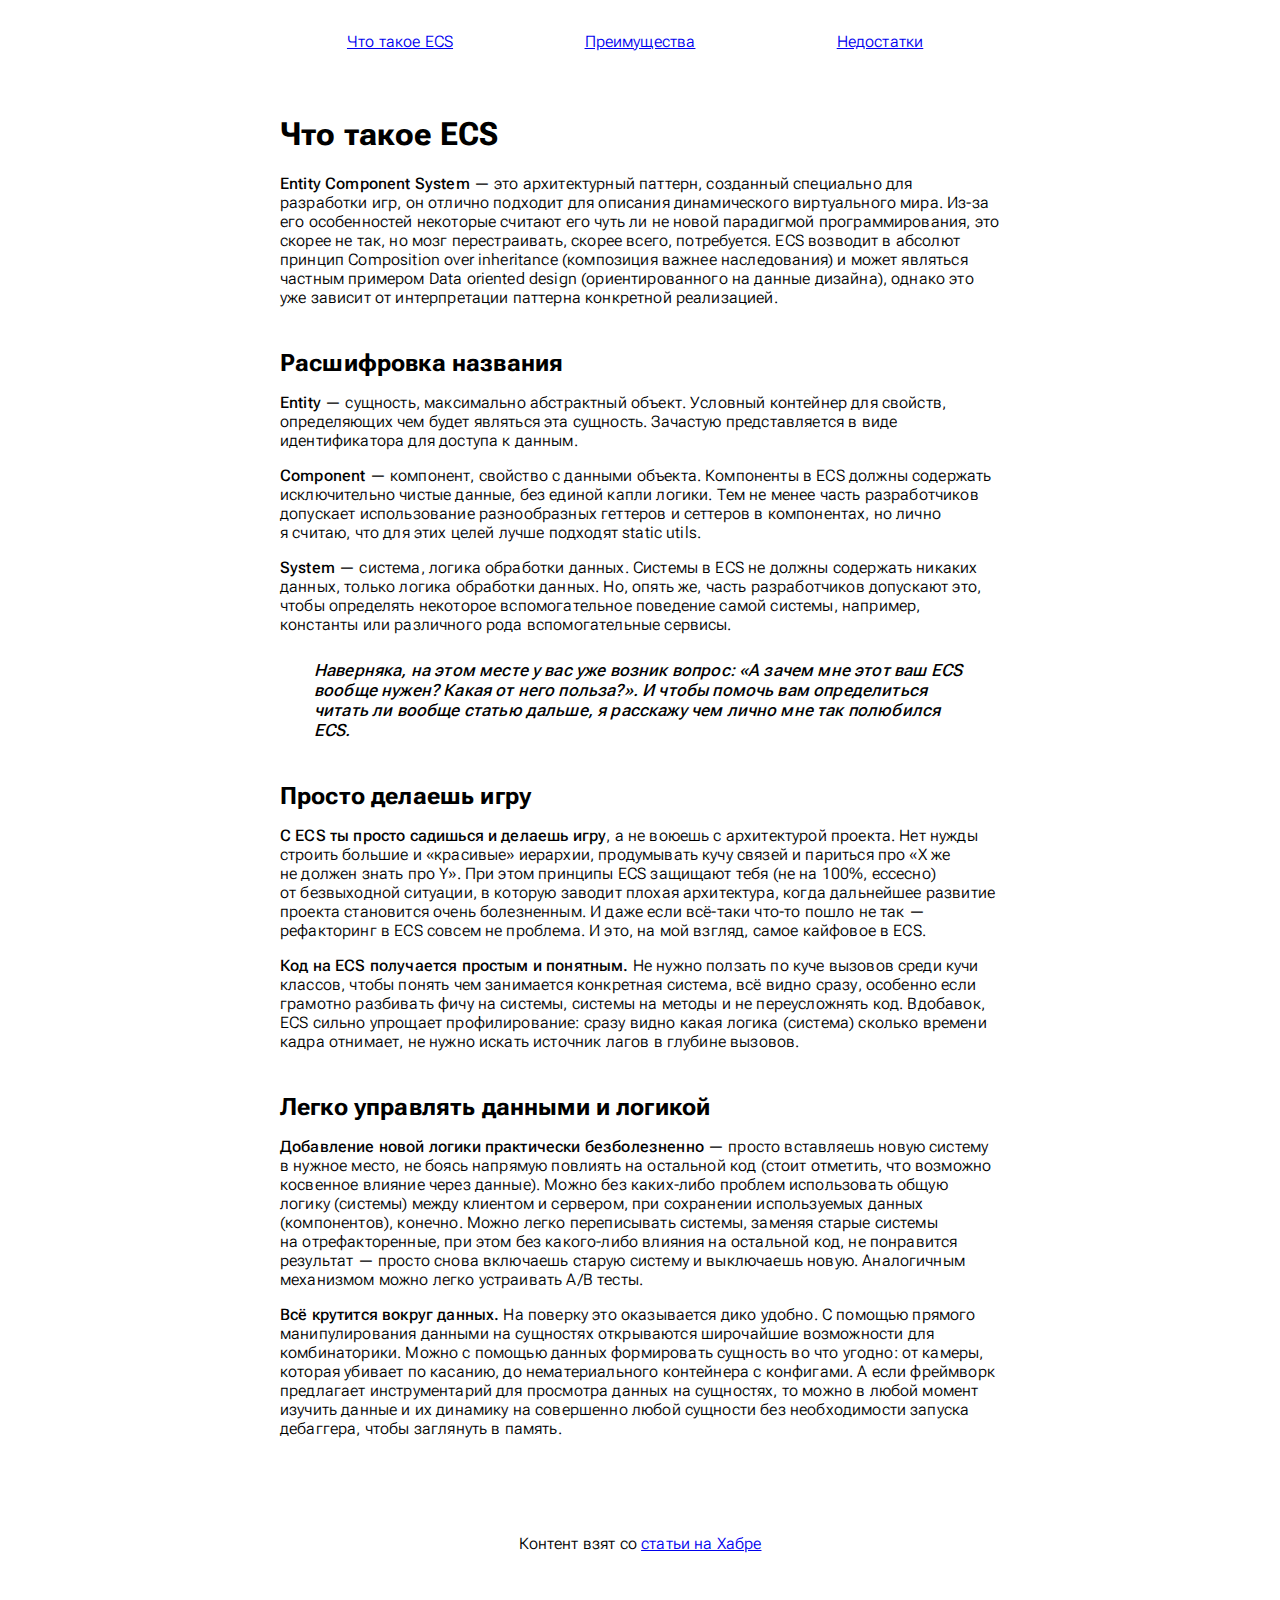
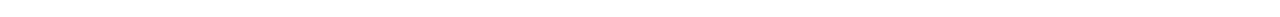
<file: 1/index.html>
<!DOCTYPE html>
<html lang="en">

<head>
	<meta charset="UTF-8">
	<meta name="viewport" content="width=device-width, initial-scale=1.0">
	<title>ECS</title>
	<link rel="stylesheet" href="style.css">
</head>

<body>
	<header>
		<a href="index.html">Что такое ECS</a>
		<a href="pros.html">Преимущества</a>
		<a href="cons.html">Недостатки</a>
	</header>

	<h1>Что такое ECS</h1>
	<p><b>Entity Component System</b>&nbsp;&mdash; это архитектурный паттерн, созданный специально для разработки игр, он&nbsp;отлично подходит для описания динамического виртуального мира. <nobr>Из-за</nobr> его особенностей некоторые считают его чуть&nbsp;ли не&nbsp;новой парадигмой программирования, это скорее не&nbsp;так, но&nbsp;мозг перестраивать, скорее всего, потребуется. ECS возводит в&nbsp;абсолют принцип Composition over inheritance (композиция важнее наследования) и&nbsp;может являться частным примером Data oriented design (ориентированного на&nbsp;данные дизайна), однако это уже зависит от&nbsp;интерпретации паттерна конкретной реализацией.</p>

	<h2>Расшифровка названия</h2>
	<p><b>Entity</b>&nbsp;&mdash; сущность, максимально абстрактный объект. Условный контейнер для свойств, определяющих чем будет являться эта сущность. Зачастую представляется в&nbsp;виде идентификатора для доступа к&nbsp;данным.</p>
	<p><b>Component</b>&nbsp;&mdash; компонент, свойство с&nbsp;данными объекта. Компоненты в&nbsp;ECS должны содержать исключительно чистые данные, без единой капли логики. Тем не&nbsp;менее часть разработчиков допускает использование разнообразных геттеров и&nbsp;сеттеров в&nbsp;компонентах, но&nbsp;лично я&nbsp;считаю, что для этих целей лучше подходят static utils.</p>
	<p><b>System</b>&nbsp;&mdash; система, логика обработки данных. Системы в&nbsp;ECS не&nbsp;должны содержать никаких данных, только логика обработки данных. Но, опять&nbsp;же, часть разработчиков допускают это, чтобы определять некоторое вспомогательное поведение самой системы, например, константы или различного рода вспомогательные сервисы.</p>

	<blockquote>Наверняка, на&nbsp;этом месте у&nbsp;вас уже возник вопрос: &laquo;А&nbsp;зачем мне этот ваш ECS вообще нужен? Какая от&nbsp;него польза?&raquo;. И&nbsp;чтобы помочь вам определиться читать&nbsp;ли вообще статью дальше, я&nbsp;расскажу чем лично мне так полюбился ECS.</blockquote>

	<h2>Просто делаешь игру</h2>
	<p><b>С&nbsp;ECS ты&nbsp;просто садишься и&nbsp;делаешь игру</b>, а&nbsp;не&nbsp;воюешь с&nbsp;архитектурой проекта. Нет нужды строить большие и&nbsp;&laquo;красивые&raquo; иерархии, продумывать кучу связей и&nbsp;париться про &laquo;X&nbsp;же не&nbsp;должен знать про Y&raquo;. При этом принципы ECS защищают тебя (не&nbsp;на&nbsp;100%, ессесно) от&nbsp;безвыходной ситуации, в&nbsp;которую заводит плохая архитектура, когда дальнейшее развитие проекта становится очень болезненным. И&nbsp;даже если <nobr>всё-таки</nobr>
		<nobr>что-то</nobr> пошло не&nbsp;так&nbsp;&mdash; рефакторинг в&nbsp;ECS совсем не&nbsp;проблема. И&nbsp;это, на&nbsp;мой взгляд, самое кайфовое в&nbsp;ECS.
	</p>
	<p><b>Код на&nbsp;ECS получается простым и&nbsp;понятным.</b> Не&nbsp;нужно ползать по&nbsp;куче вызовов среди кучи классов, чтобы понять чем занимается конкретная система, всё видно сразу, особенно если грамотно разбивать фичу на&nbsp;системы, системы на&nbsp;методы и&nbsp;не&nbsp;переусложнять код. Вдобавок, ECS сильно упрощает профилирование: сразу видно какая логика (система) сколько времени кадра отнимает, не&nbsp;нужно искать источник лагов в&nbsp;глубине вызовов.</p>

	<h2>Легко управлять данными и логикой</h2>
	<p><b>Добавление новой логики практически безболезненно</b>&nbsp;&mdash; просто вставляешь новую систему в&nbsp;нужное место, не&nbsp;боясь напрямую повлиять на&nbsp;остальной код (стоит отметить, что возможно косвенное влияние через данные). Можно без <nobr>каких-либо</nobr> проблем использовать общую логику (системы) между клиентом и&nbsp;сервером, при сохранении используемых данных (компонентов), конечно. Можно легко переписывать системы, заменяя старые системы на&nbsp;отрефакторенные, при этом без <nobr>какого-либо</nobr> влияния на&nbsp;остальной код, не&nbsp;понравится результат&nbsp;&mdash; просто снова включаешь старую систему и&nbsp;выключаешь новую. Аналогичным механизмом можно легко устраивать A/B тесты.</p>

	<p><b>Всё крутится вокруг данных.</b> На&nbsp;поверку это оказывается дико удобно. С&nbsp;помощью прямого манипулирования данными на&nbsp;сущностях открываются широчайшие возможности для комбинаторики. Можно с&nbsp;помощью данных формировать сущность во&nbsp;что угодно: от&nbsp;камеры, которая убивает по&nbsp;касанию, до&nbsp;нематериального контейнера с&nbsp;конфигами. А&nbsp;если фреймворк предлагает инструментарий для просмотра данных на&nbsp;сущностях, то&nbsp;можно в&nbsp;любой момент изучить данные и&nbsp;их&nbsp;динамику на&nbsp;совершенно любой сущности без необходимости запуска дебаггера, чтобы заглянуть в&nbsp;память.</p>
	<footer>
		Контент взят со <a href="https://habr.com/ru/articles/665276/">статьи на Хабре</a>
	</footer>
</body>

</html>
</file>
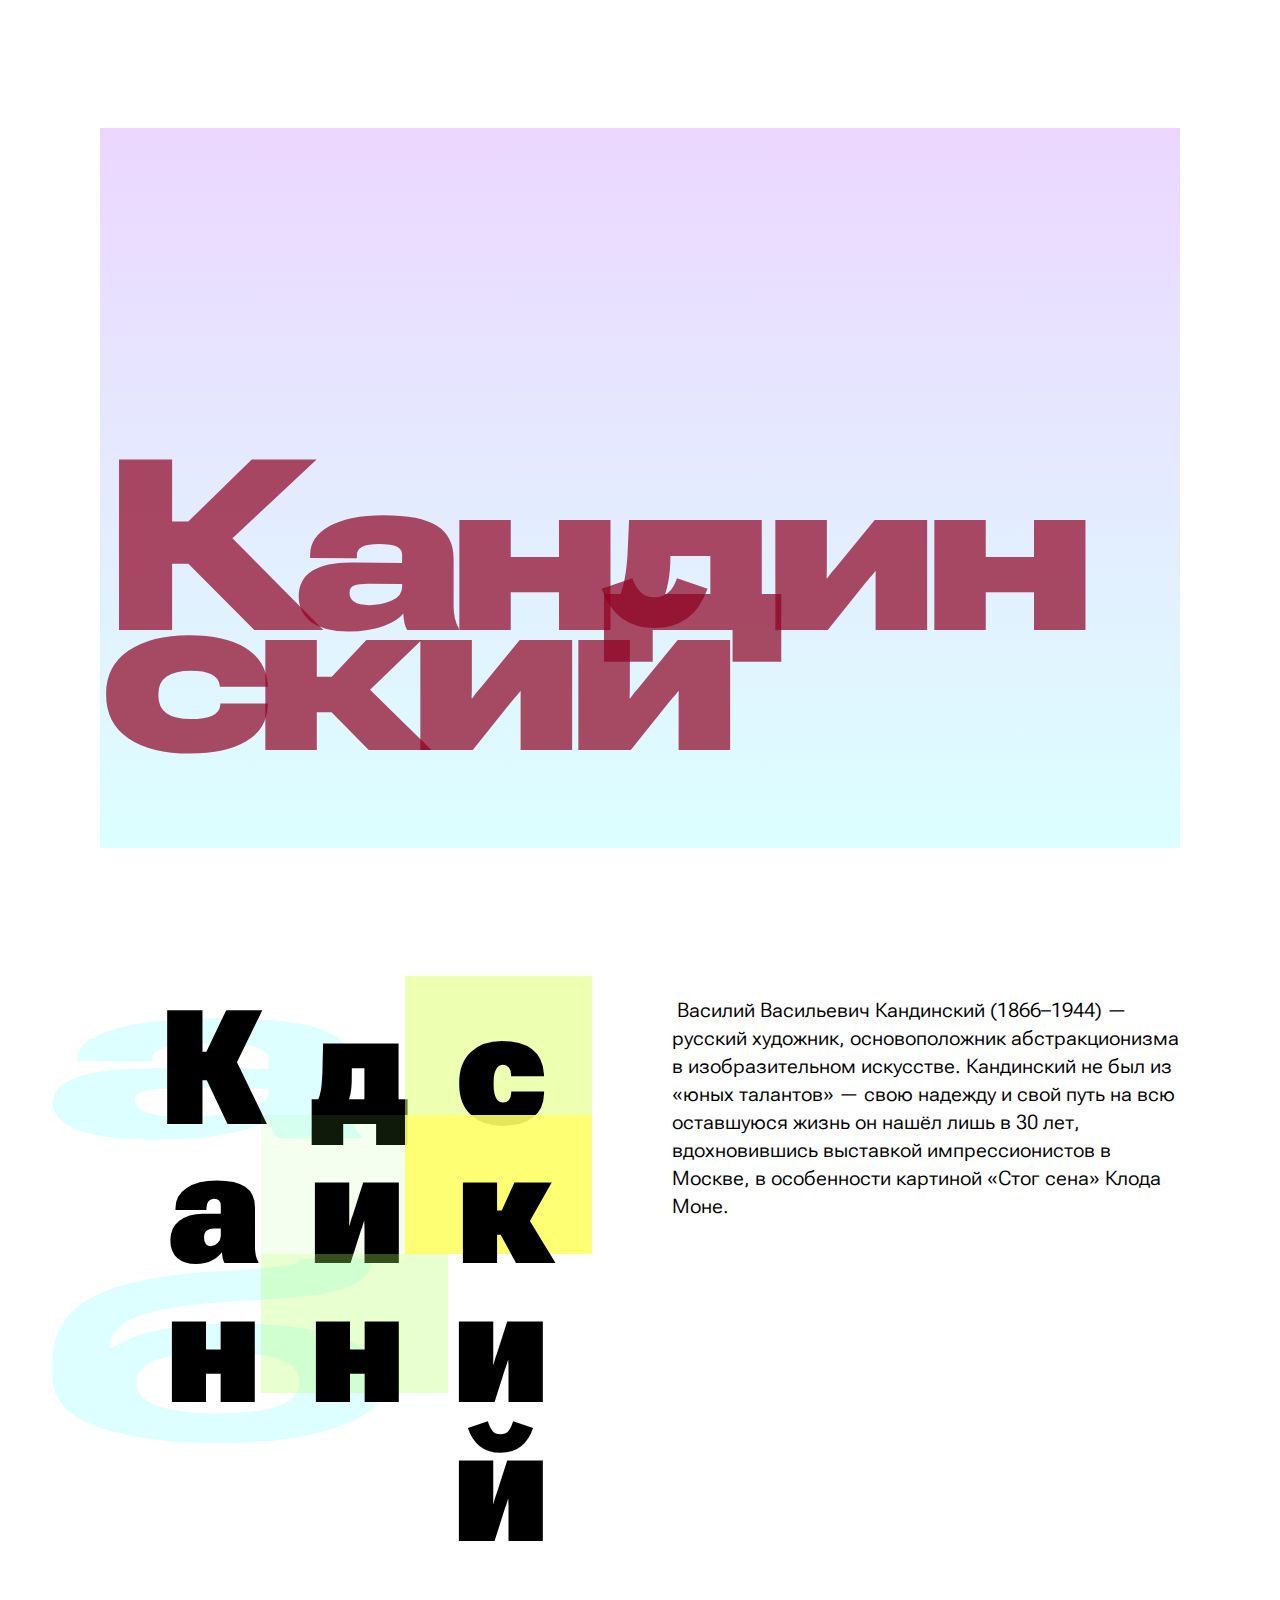
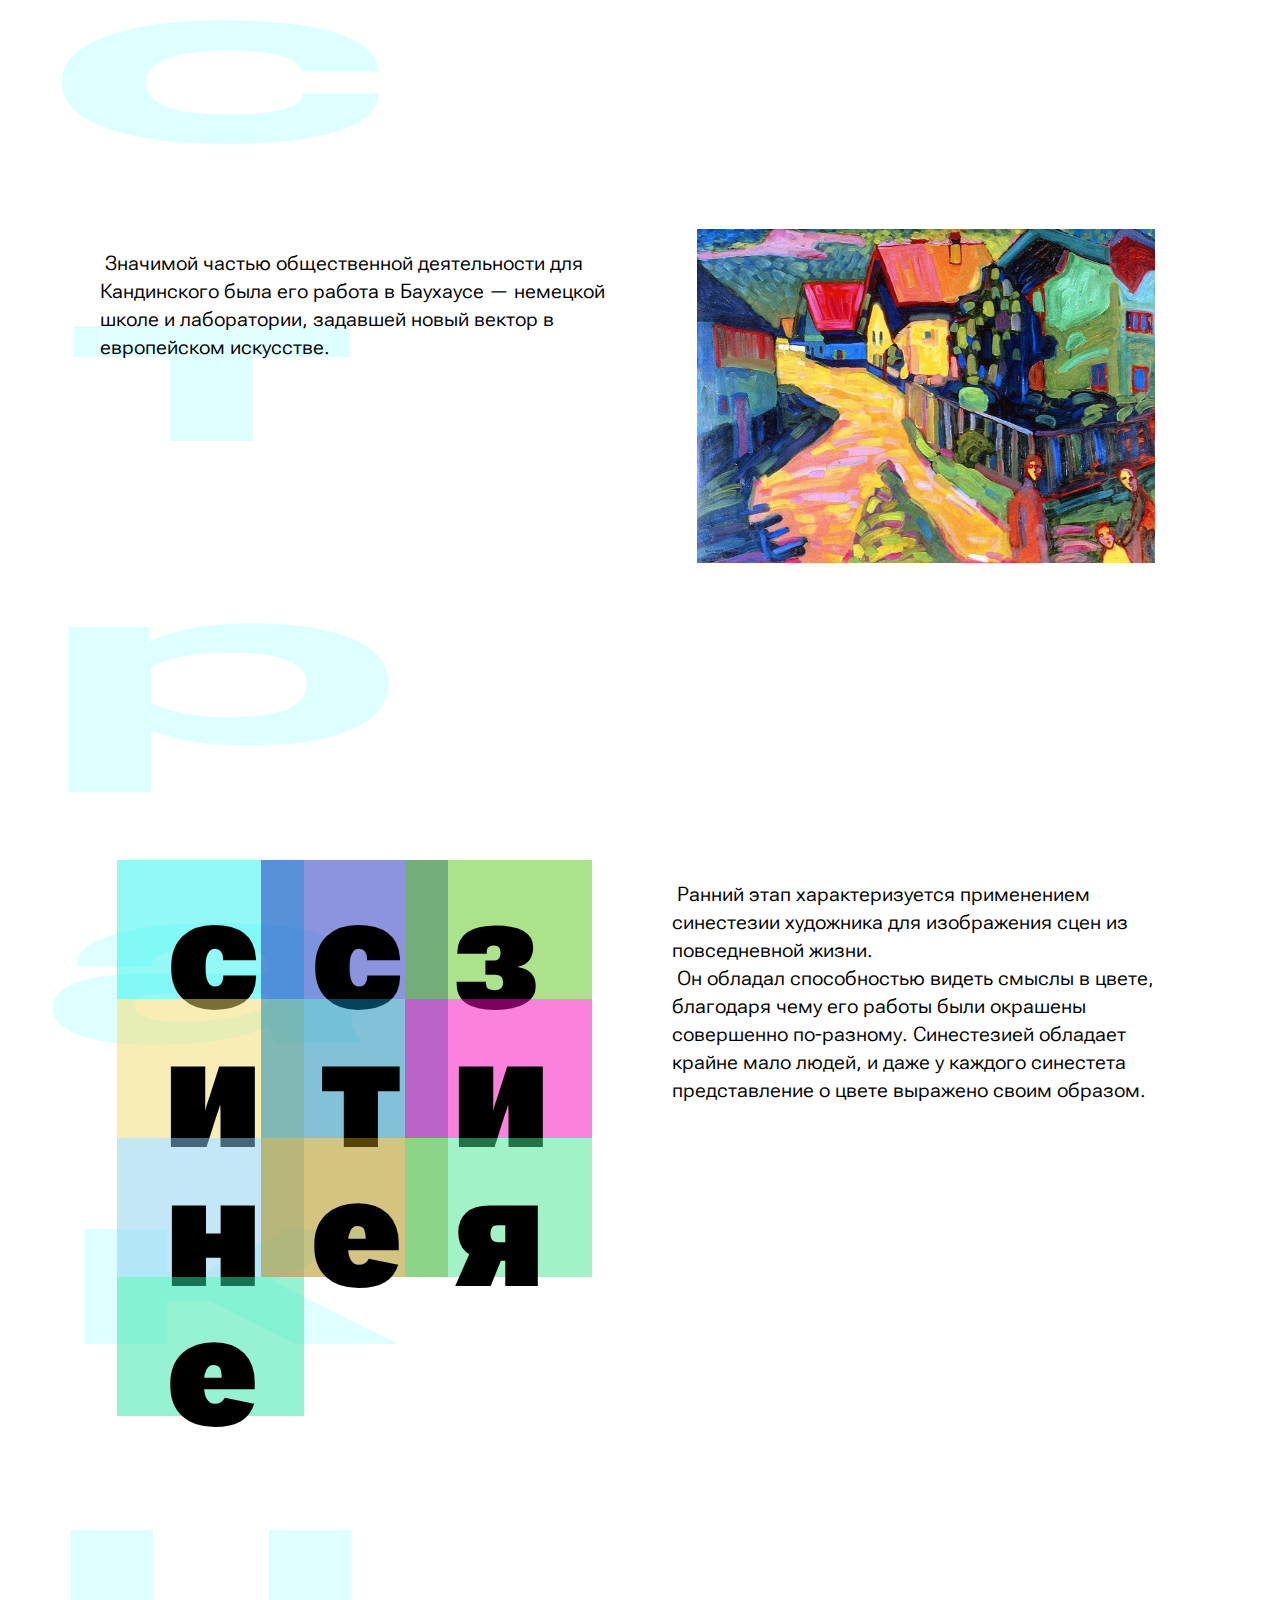
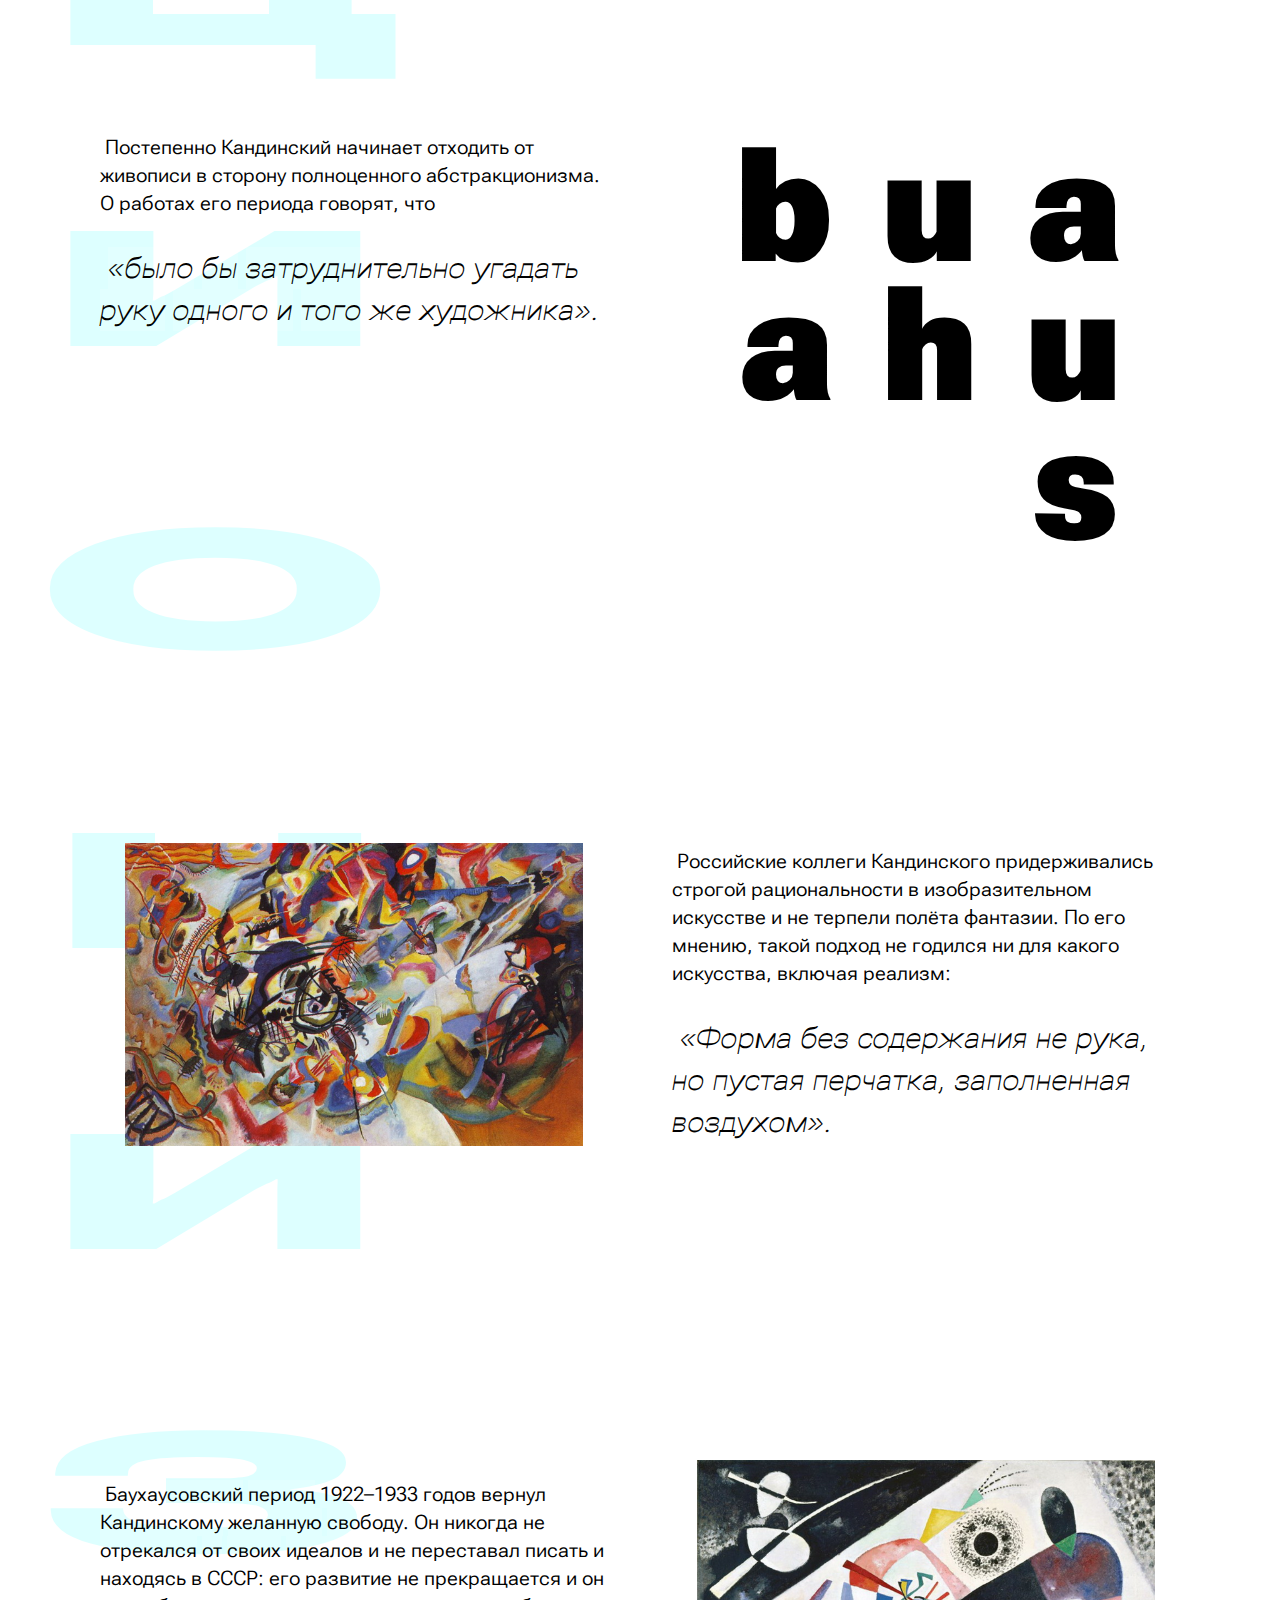
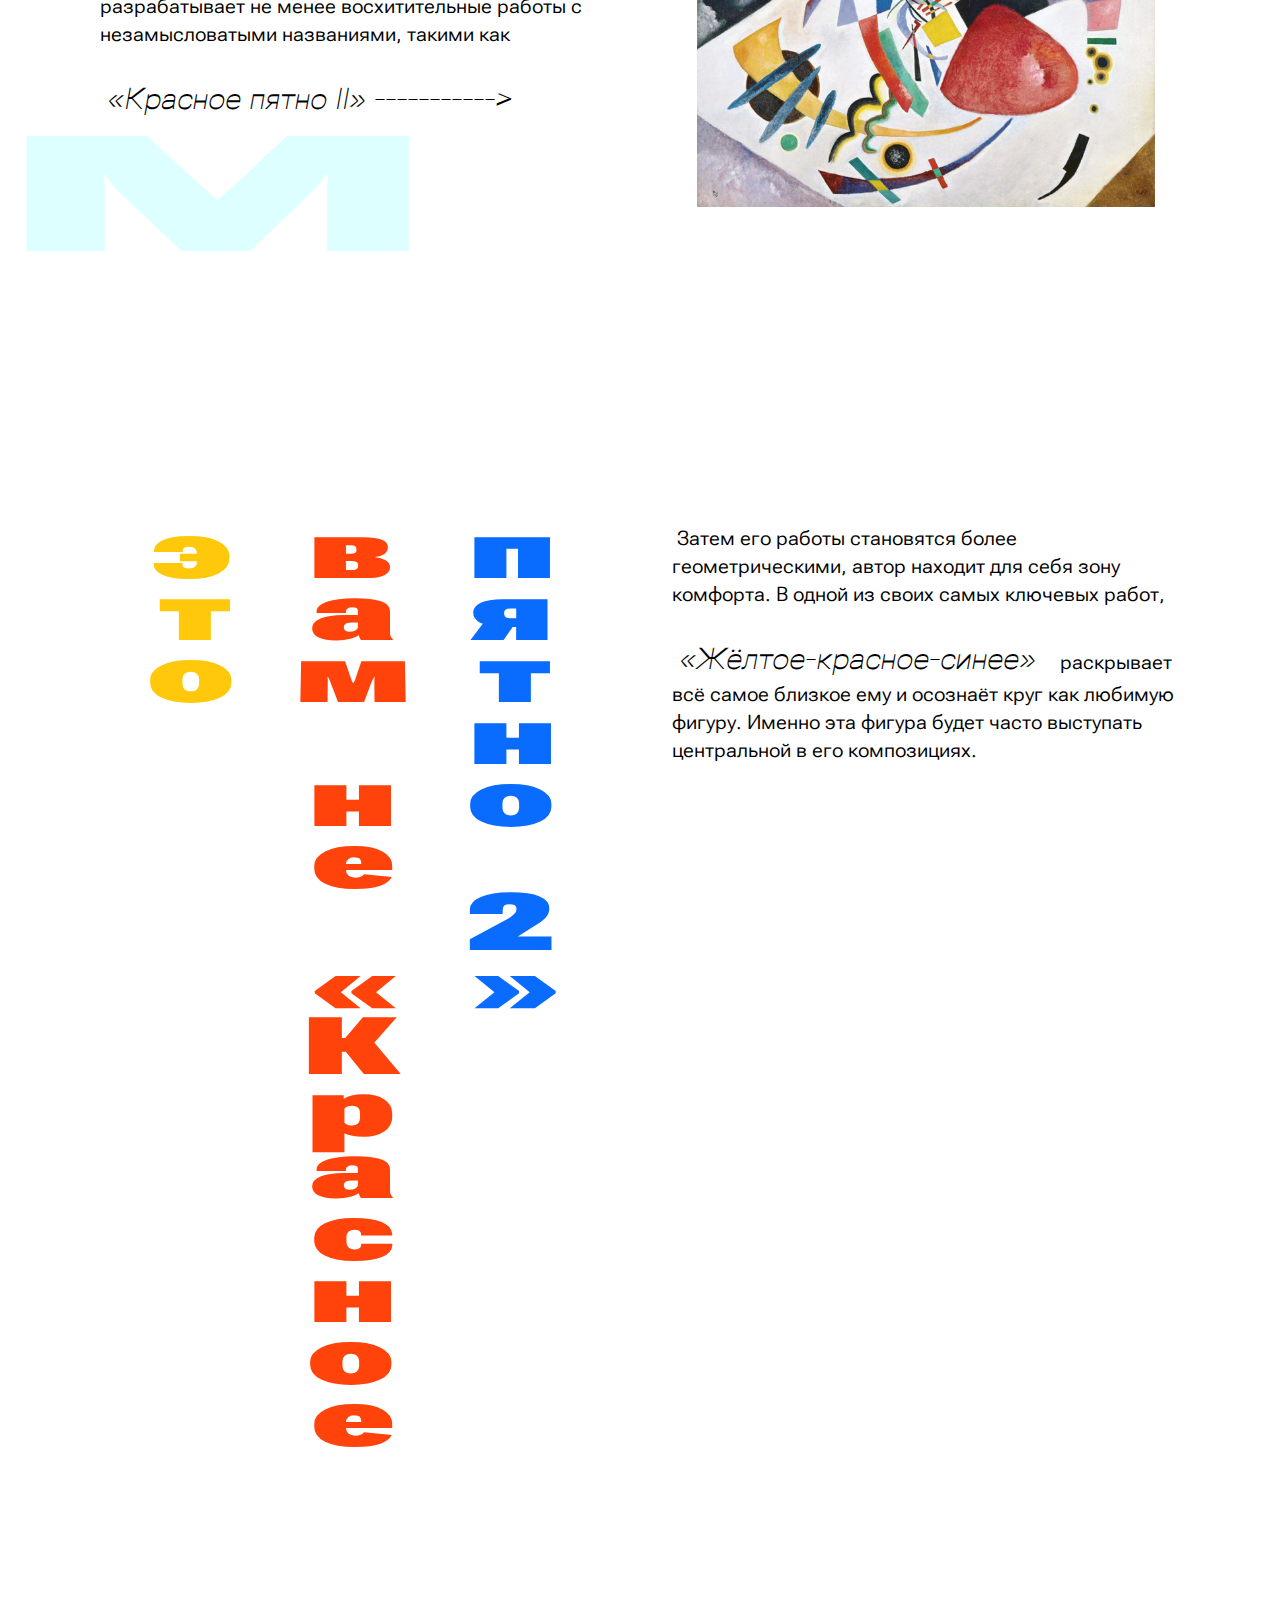
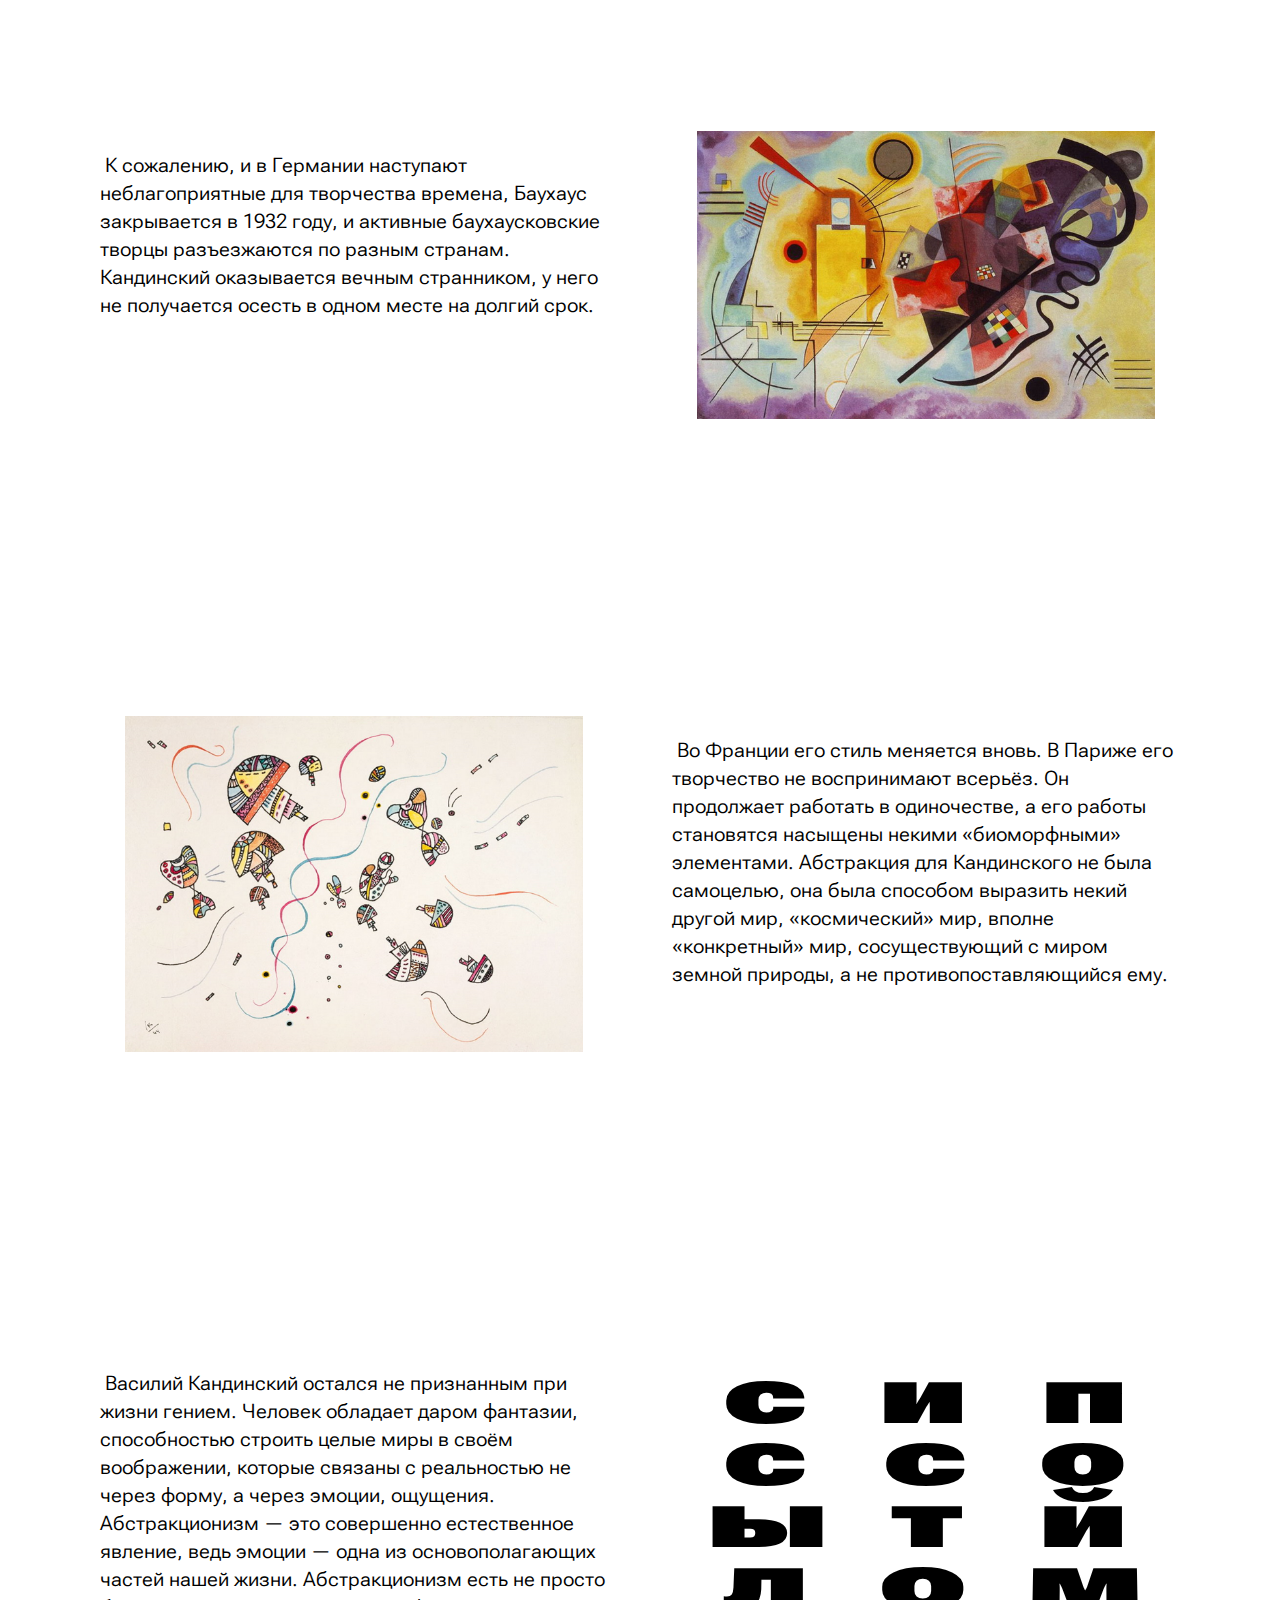
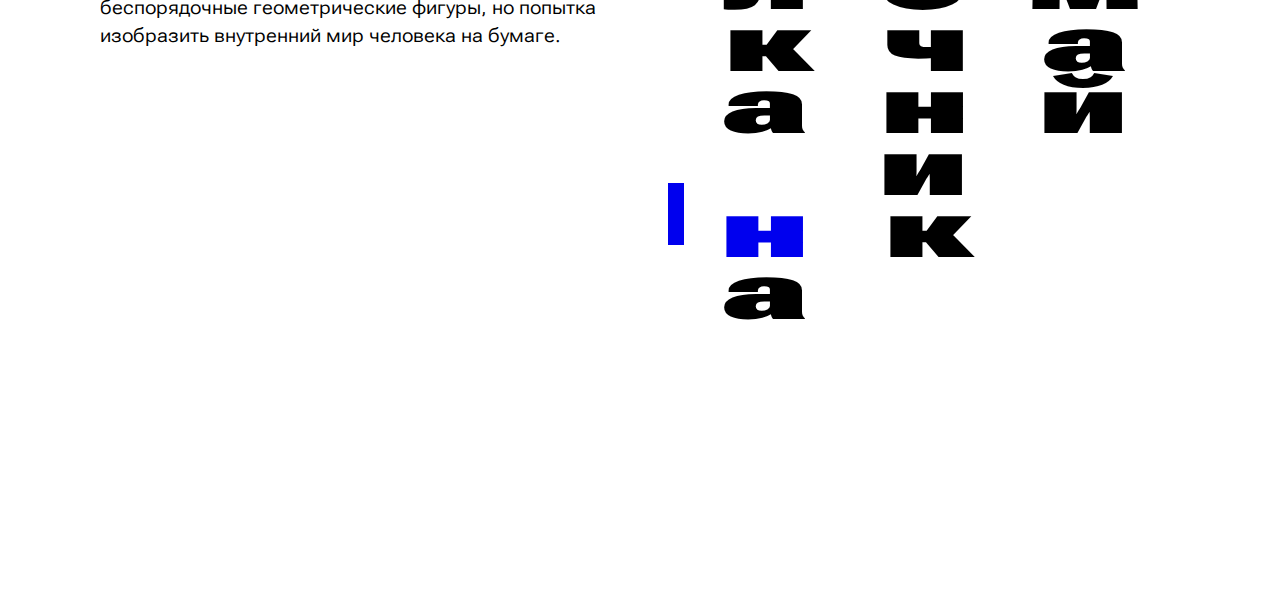
<file: fatality/index.html>
<!DOCTYPE html>
<html lang="en">
<head>
	<meta charset="UTF-8">
	<title>Кандинский</title>
	<link rel="stylesheet" href="style.css">
</head>

<body>

<header>
	<p>Кандинский</p>
</header>

<p id="abstract-art">абстракционизм</p>

<main>

	<section>
		<h1 id="kandinsky">
			<span>Кан</span>
			<span>дин</span>
			<span>ский</span>
		</h1>

		<p>
			<span>
				Василий Васильевич Кандинский (1866&ndash;1944)&nbsp;&mdash; русский художник, основоположник
				абстракционизма в&nbsp;изобразительном искусстве. <br>Кандинский не&nbsp;был из&nbsp;&laquo;юных
				талантов&raquo;&nbsp;&mdash; свою надежду и&nbsp;свой путь на&nbsp;всю оставшуюся жизнь он&nbsp;нашёл лишь в&nbsp;30
				лет, вдохновившись выставкой импрессионистов в&nbsp;Москве, в&nbsp;особенности картиной &laquo;Стог сена&raquo; Клода Моне.
			</span>
		</p>
	</section>

	<section>
		<p>
			<span>
				Значимой частью общественной деятельности для Кандинского была его работа в&nbsp;Баухаусе&nbsp;&mdash;
				немецкой школе и&nbsp;лаборатории, задавшей новый вектор в&nbsp;европейском искусстве.
			</span>
		</p>

		<div>
			<img src="img/1.png" alt="">
		</div>
	</section>

	<section>
		<h1 id="synesthesia">
			<span>сине</span>
			<span>сте</span>
			<span>зия</span>
		</h1>

		<p>
			<span>
				Ранний этап характеризуется применением синестезии художника для изображения сцен из&nbsp;повседневной жизни.
			</span>
			<br>
			<span>
				Он&nbsp;обладал способностью
				видеть смыслы в&nbsp;цвете, благодаря чему его работы были окрашены совершенно <nobr>по-разному</nobr>.
				Синестезией обладает крайне мало людей, и&nbsp;даже у&nbsp;каждого синестета представление о&nbsp;цвете
				выражено своим образом.
			</span>
		</p>
	</section>

	<section>
		<p>
			<span>
				Постепенно Кандинский начинает отходить от&nbsp;живописи в&nbsp;сторону полноценного абстракционизма. О&nbsp;работах его периода
				говорят, что
			</span>
			<br>
			<span class="quote">
				&laquo;было&nbsp;бы затруднительно угадать руку одного и&nbsp;того&nbsp;же художника&raquo;.
			</span>
		</p>

		<h1 id="bauhaus">
			<span>ba</span>
			<span>uh</span>
			<span>aus</span>
		</h1>
	</section>

	<section>
		<div>
			<img src="img/2.png" alt="">
		</div>

		<p>
			<span>
				Российские коллеги Кандинского придерживались строгой рациональности в&nbsp;изобразительном искусстве и&nbsp;не&nbsp;терпели полёта фантазии.
				По&nbsp;его мнению, такой подход не&nbsp;годился ни&nbsp;для какого искусства, включая реализм:
			</span>
			<br>
			<span class="quote">
				&laquo;Форма без содержания не&nbsp;рука,
				но&nbsp;пустая
				перчатка, заполненная воздухом&raquo;.
			</span>
		</p>
	</section>

	<section>
		<p>
			<span>
				Баухаусовский период 1922&ndash;1933 годов вернул Кандинскому желанную свободу. Он&nbsp;никогда не&nbsp;отрекался
				от&nbsp;своих идеалов и&nbsp;не&nbsp;переставал писать и&nbsp;находясь в&nbsp;СССР: его развитие не&nbsp;прекращается и&nbsp;он&nbsp;разрабатывает
				не&nbsp;менее восхитительные работы с&nbsp;незамысловатыми названиями, такими как
			</span>
			<br>
			<span class="quote">
				&laquo;Красное пятно II&raquo; ----------->
			</span>
		</p>

		<div>
			<img src="img/3.png" alt="">
		</div>
	</section>

	<section>
		<h2><span class="yellow">это</span><span class="red">вам не «Красное</span><span class="blue">пятно 2»</span>
		</h2>

		<p>
			<span>
				Затем его работы становятся более геометрическими, автор находит для себя зону комфорта. В&nbsp;одной из&nbsp;своих самых ключевых работ,
			</span>
			<span class="quote">
				<nobr>&laquo;Жёлтое-красное-синее&raquo;</nobr>
			</span>&nbsp;
			<span>
				раскрывает всё самое близкое ему и&nbsp;осознаёт круг как любимую фигуру.
				Именно эта фигура будет часто выступать центральной в&nbsp;его композициях.
			</span>
		</p>
	</section>

	<section>
		<p>
			<span>
				К&nbsp;сожалению, и&nbsp;в&nbsp;Германии наступают неблагоприятные для творчества времена, Баухаус закрывается в&nbsp;1932
				году, и&nbsp;активные баухаусковские творцы разъезжаются по&nbsp;разным странам. Кандинский оказывается вечным
				странником, у&nbsp;него не&nbsp;получается осесть в&nbsp;одном месте на&nbsp;долгий срок.
			</span>
		</p>

		<div>
			<img src="img/4.png" alt="">
		</div>
	</section>

	<section>
		<div>
			<img src="img/5.png" alt="">
		</div>

		<p>
			<span>
				Во&nbsp;Франции его стиль меняется вновь. В Париже его творчество не&nbsp;воспринимают всерьёз. Он&nbsp;продолжает работать в&nbsp;одиночестве,
				а&nbsp;его работы становятся насыщены некими &laquo;биоморфными&raquo; элементами.
				Абстракция для Кандинского не&nbsp;была самоцелью, она была способом выразить некий
				другой мир, &laquo;космический&raquo; мир, вполне &laquo;конкретный&raquo; мир, сосуществующий с&nbsp;миром земной
				природы, а&nbsp;не&nbsp;противопоставляющийся ему.
			</span>
		</p>
	</section>

	<section>
		<p>
			<span>
				Василий Кандинский остался не&nbsp;признанным при жизни гением. Человек обладает даром фантазии, способностью
				строить целые миры в&nbsp;своём воображении, которые связаны с&nbsp;реальностью не&nbsp;через форму, а&nbsp;через
				эмоции, ощущения. Абстракционизм&nbsp;&mdash; это совершенно естественное явление, ведь эмоции&nbsp;&mdash; одна из&nbsp;основополагающих
				частей нашей жизни. Абстракционизм есть не&nbsp;просто беспорядочные геометрические фигуры, но&nbsp;попытка
				изобразить внутренний мир человека на&nbsp;бумаге.
			</span>
		</p>

		<!-- ссылка бегает по каждой букве	-->
		<h2 id="link">
			<span>ссылка на</span>
			<span>источник</span>
			<span>поймай</span>
		</h2>
	</section>

	<section>
		<div></div>

		<div></div>
	</section>
</main>

<script src="script.js"></script>

</body>
</html>
</file>
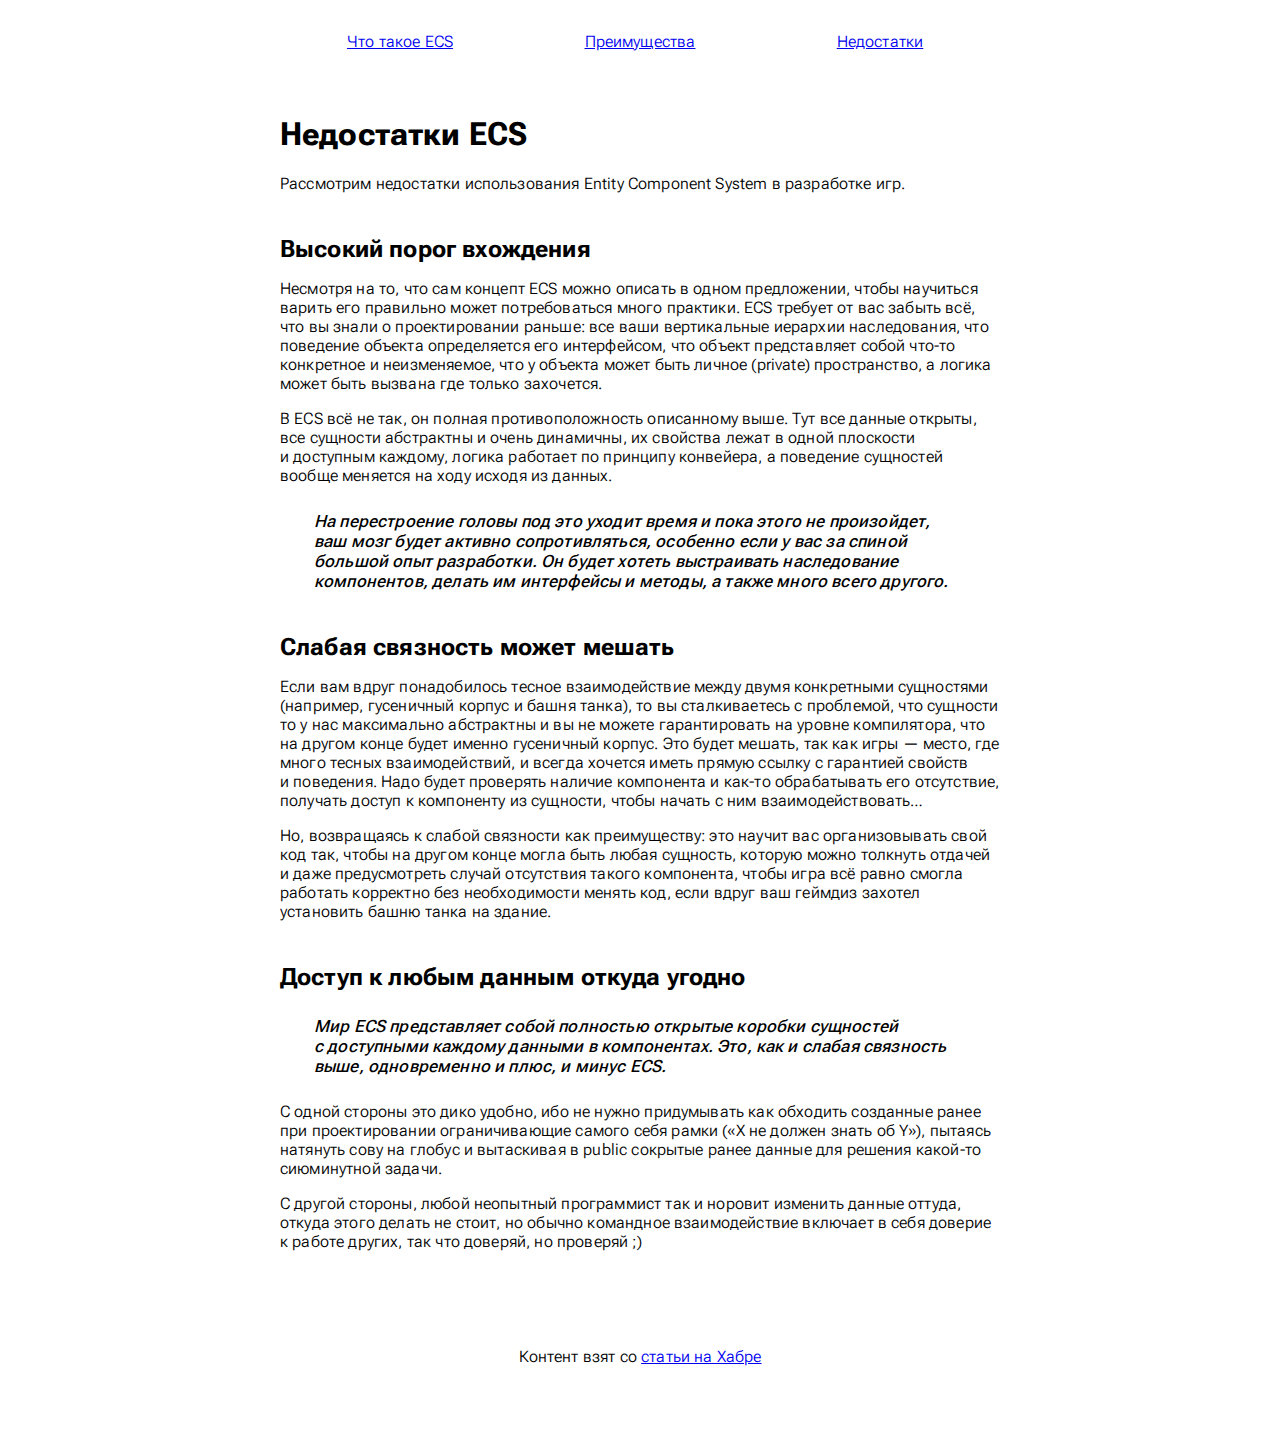
<file: 1/cons.html>
<!DOCTYPE html>
<html lang="en">

<head>
	<meta charset="UTF-8">
	<meta name="viewport" content="width=device-width, initial-scale=1.0">
	<title>ECS</title>
	<link rel="stylesheet" href="style.css">
</head>

<body>
	<header>
		<a href="index.html">Что такое ECS</a>
		<a href="pros.html">Преимущества</a>
		<a href="cons.html">Недостатки</a>
	</header>

	<h1>Недостатки ECS</h1>
	<p>Рассмотрим недостатки использования Entity Component System в разработке игр.</p>

	<h2>Высокий порог вхождения</h2>
	<p>Несмотря на&nbsp;то, что сам концепт ECS можно описать в&nbsp;одном предложении, чтобы научиться варить его правильно может потребоваться много практики. ECS требует от&nbsp;вас забыть всё, что вы&nbsp;знали о&nbsp;проектировании раньше: все ваши вертикальные иерархии наследования, что поведение объекта определяется его интерфейсом, что объект представляет собой <nobr>что-то</nobr> конкретное и&nbsp;неизменяемое, что у&nbsp;объекта может быть личное (private) пространство, а&nbsp;логика может быть вызвана где только захочется.</p>
	<p>В&nbsp;ECS всё не&nbsp;так, он&nbsp;полная противоположность описанному выше. Тут все данные открыты, все сущности абстрактны и&nbsp;очень динамичны, их&nbsp;свойства лежат в&nbsp;одной плоскости и&nbsp;доступным каждому, логика работает по&nbsp;принципу конвейера, а&nbsp;поведение сущностей вообще меняется на&nbsp;ходу исходя из&nbsp;данных.</p>
	<blockquote>На&nbsp;перестроение головы под это уходит время и&nbsp;пока этого не&nbsp;произойдет, ваш мозг будет активно сопротивляться, особенно если у&nbsp;вас за&nbsp;спиной большой опыт разработки. Он&nbsp;будет хотеть выстраивать наследование компонентов, делать им&nbsp;интерфейсы и&nbsp;методы, а&nbsp;также много всего другого.</blockquote>

	<h2>Слабая связность может мешать</h2>
	<p>Если вам вдруг понадобилось тесное взаимодействие между двумя конкретными сущностями (например, гусеничный корпус и&nbsp;башня танка), то&nbsp;вы&nbsp;сталкиваетесь с&nbsp;проблемой, что сущности то&nbsp;у&nbsp;нас максимально абстрактны и&nbsp;вы&nbsp;не&nbsp;можете гарантировать на&nbsp;уровне компилятора, что на&nbsp;другом конце будет именно гусеничный корпус. Это будет мешать, так как игры&nbsp;&mdash; место, где много тесных взаимодействий, и&nbsp;всегда хочется иметь прямую ссылку с&nbsp;гарантией свойств и&nbsp;поведения. Надо будет проверять наличие компонента и&nbsp;<nobr>как-то</nobr> обрабатывать его отсутствие, получать доступ к&nbsp;компоненту из&nbsp;сущности, чтобы начать с&nbsp;ним взаимодействовать&hellip;</p>
	<p>Но, возвращаясь к&nbsp;слабой связности как преимуществу: это научит вас организовывать свой код так, чтобы на&nbsp;другом конце могла быть любая сущность, которую можно толкнуть отдачей и&nbsp;даже предусмотреть случай отсутствия такого компонента, чтобы игра всё равно смогла работать корректно без необходимости менять код, если вдруг ваш геймдиз захотел установить башню танка на&nbsp;здание.</p>

	<h2>Доступ к любым данным откуда угодно</h2>
	<blockquote>Мир ECS представляет собой полностью открытые коробки сущностей с&nbsp;доступными каждому данными в&nbsp;компонентах. Это, как и&nbsp;слабая связность выше, одновременно и&nbsp;плюс, и&nbsp;минус ECS.</blockquote>
	<p>С&nbsp;одной стороны это дико удобно, ибо не&nbsp;нужно придумывать как обходить созданные ранее при проектировании ограничивающие самого себя рамки (&laquo;X&nbsp;не&nbsp;должен знать об&nbsp;Y&raquo;), пытаясь натянуть сову на&nbsp;глобус и&nbsp;вытаскивая в&nbsp;public сокрытые ранее данные для решения <nobr>какой-то</nobr> сиюминутной задачи.</p>
	<p>С&nbsp;другой стороны, любой неопытный программист так и&nbsp;норовит изменить данные оттуда, откуда этого делать не&nbsp;стоит, но&nbsp;обычно командное взаимодействие включает в&nbsp;себя доверие к&nbsp;работе других, так что доверяй, но&nbsp;проверяй ;)</p>
	<footer>
		Контент взят со <a href="https://habr.com/ru/articles/665276/">статьи на Хабре</a>
	</footer>
</body>

</html>
</file>
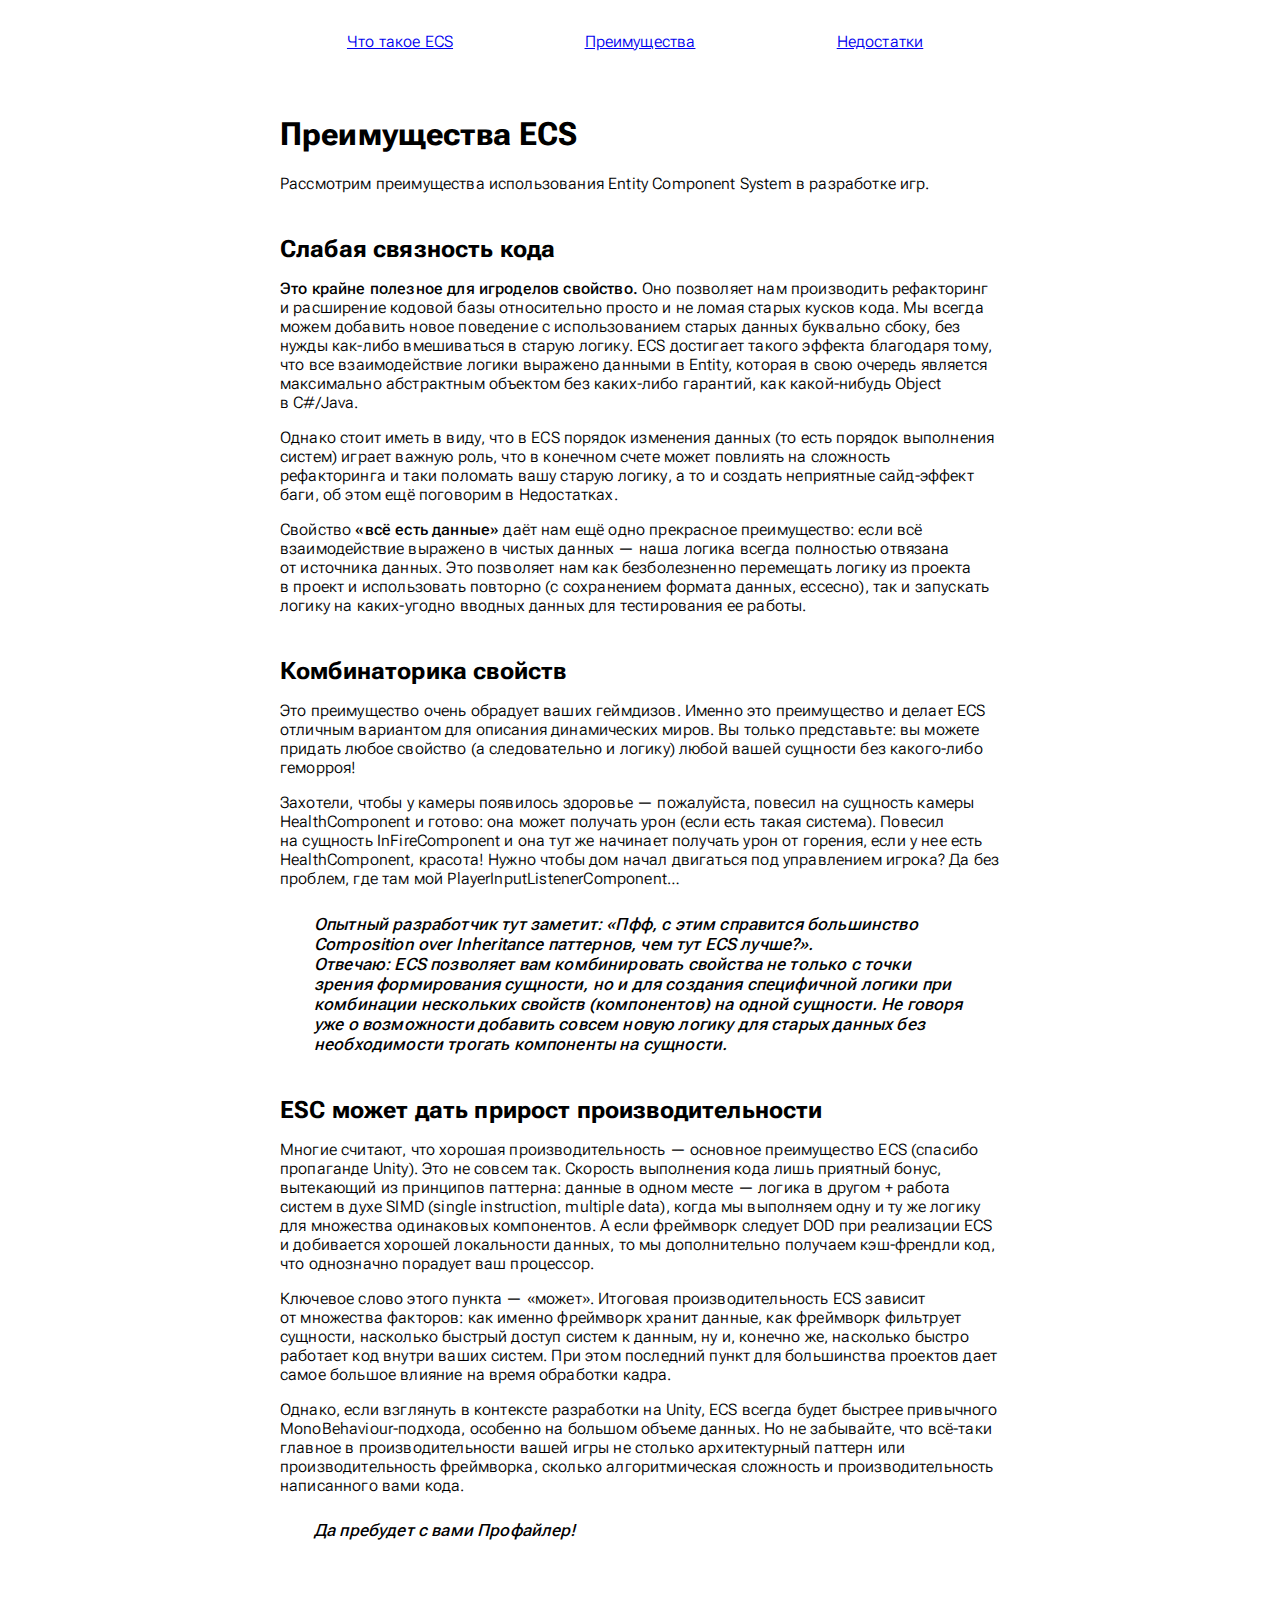
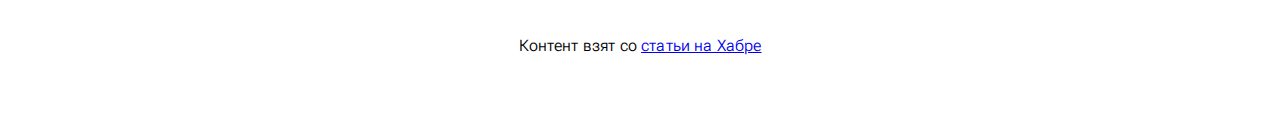
<file: 1/pros.html>
<!DOCTYPE html>
<html lang="en">

<head>
	<meta charset="UTF-8">
	<meta name="viewport" content="width=device-width, initial-scale=1.0">
	<title>ECS</title>
	<link rel="stylesheet" href="style.css">
</head>

<body>
	<header>
		<a href="index.html">Что такое ECS</a>
		<a href="pros.html">Преимущества</a>
		<a href="cons.html">Недостатки</a>
	</header>

	<h1>Преимущества ECS</h1>
	<p>Рассмотрим преимущества использования Entity Component System в разработке игр.</p>

	<h2>Слабая связность кода</h2>
	<p><b>Это крайне полезное для игроделов свойство.</b> Оно позволяет нам производить рефакторинг и&nbsp;расширение кодовой базы относительно просто и&nbsp;не&nbsp;ломая старых кусков кода. Мы&nbsp;всегда можем добавить новое поведение с&nbsp;использованием старых данных буквально сбоку, без нужды <nobr>как-либо</nobr> вмешиваться в&nbsp;старую логику. ECS достигает такого эффекта благодаря тому, что все взаимодействие логики выражено данными в&nbsp;Entity, которая в&nbsp;свою очередь является максимально абстрактным объектом без <nobr>каких-либо</nobr> гарантий, как <nobr>какой-нибудь</nobr> Object в&nbsp;C#/Java.</p>
	<p>Однако стоит иметь в виду, что в&nbsp;ECS порядок изменения данных (то&nbsp;есть порядок выполнения систем) играет важную роль, что в&nbsp;конечном счете может повлиять на&nbsp;сложность рефакторинга и&nbsp;таки поломать вашу старую логику, <nobr>а то</nobr> и&nbsp;создать неприятные <nobr>сайд-эффект</nobr> баги, об&nbsp;этом ещё поговорим в&nbsp;Недостатках.</p>
	<p>Свойство <b>&laquo;всё есть данные&raquo;</b> даёт нам ещё одно прекрасное преимущество: если всё взаимодействие выражено в&nbsp;чистых данных&nbsp;&mdash; наша логика всегда полностью отвязана от&nbsp;источника данных. Это позволяет нам как безболезненно перемещать логику из&nbsp;проекта в&nbsp;проект и&nbsp;использовать повторно (с&nbsp;сохранением формата данных, ессесно), так и&nbsp;запускать логику на&nbsp;<nobr>каких-угодно</nobr> вводных данных для тестирования ее&nbsp;работы.</p>

	<h2>Комбинаторика свойств</h2>
	<p>Это преимущество очень обрадует ваших геймдизов. Именно это преимущество и&nbsp;делает ECS отличным вариантом для описания динамических миров. Вы&nbsp;только представьте: вы&nbsp;можете придать любое свойство (а&nbsp;следовательно и&nbsp;логику) любой вашей сущности без <nobr>какого-либо</nobr> геморроя!</p>
	<p>Захотели, чтобы у&nbsp;камеры появилось здоровье&nbsp;&mdash; пожалуйста, повесил на&nbsp;сущность камеры HealthComponent и&nbsp;готово: она может получать урон (если есть такая система). Повесил на&nbsp;сущность InFireComponent и&nbsp;она тут&nbsp;же начинает получать урон от&nbsp;горения, если у&nbsp;нее есть HealthComponent, красота! Нужно чтобы дом начал двигаться под управлением игрока? Да&nbsp;без проблем, где там мой PlayerInputListenerComponent&hellip;</p>
	<blockquote>Опытный разработчик тут заметит: &laquo;Пфф, с&nbsp;этим справится большинство Composition over Inheritance паттернов, чем тут ECS лучше?&raquo;.<br>Отвечаю: ECS позволяет вам комбинировать свойства не&nbsp;только с&nbsp;точки зрения формирования сущности, но&nbsp;и&nbsp;для создания специфичной логики при комбинации нескольких свойств (компонентов) на&nbsp;одной сущности. Не&nbsp;говоря уже о&nbsp;возможности добавить совсем новую логику для старых данных без необходимости трогать компоненты на&nbsp;сущности.</blockquote>

	<h2>ESC может дать прирост производительности</h2>
	<p>Многие считают, что хорошая производительность&nbsp;&mdash; основное преимущество ECS (спасибо пропаганде Unity). Это не&nbsp;совсем так. Скорость выполнения кода лишь приятный бонус, вытекающий из&nbsp;принципов паттерна: данные в&nbsp;одном месте&nbsp;&mdash; логика в&nbsp;другом + работа систем в&nbsp;духе SIMD (single instruction, multiple data), когда мы&nbsp;выполняем одну и&nbsp;ту&nbsp;же логику для множества одинаковых компонентов. А&nbsp;если фреймворк следует DOD при реализации ECS и&nbsp;добивается хорошей локальности данных, то&nbsp;мы&nbsp;дополнительно получаем <nobr>кэш-френдли</nobr> код, что однозначно порадует ваш процессор.</p>
	<p>Ключевое слово этого пункта&nbsp;&mdash; &laquo;может&raquo;. Итоговая производительность ECS зависит от&nbsp;множества факторов: как именно фреймворк хранит данные, как фреймворк фильтрует сущности, насколько быстрый доступ систем к&nbsp;данным, ну&nbsp;и, конечно&nbsp;же, насколько быстро работает код внутри ваших систем. При этом последний пункт для большинства проектов дает самое большое влияние на&nbsp;время обработки кадра.</p>
	<p>Однако, если взглянуть в&nbsp;контексте разработки на&nbsp;Unity, ECS всегда будет быстрее привычного <nobr>MonoBehaviour-подхода</nobr>, особенно на&nbsp;большом объеме данных. Но&nbsp;не&nbsp;забывайте, что <nobr>всё-таки</nobr> главное в&nbsp;производительности вашей игры не&nbsp;столько архитектурный паттерн или производительность фреймворка, сколько алгоритмическая сложность и&nbsp;производительность написанного вами кода.</p>
	<blockquote>Да пребудет с вами Профайлер!</blockquote>

	<footer>
		Контент взят со <a href="https://habr.com/ru/articles/665276/">статьи на Хабре</a>
	</footer>
</body>

</html>
</file>
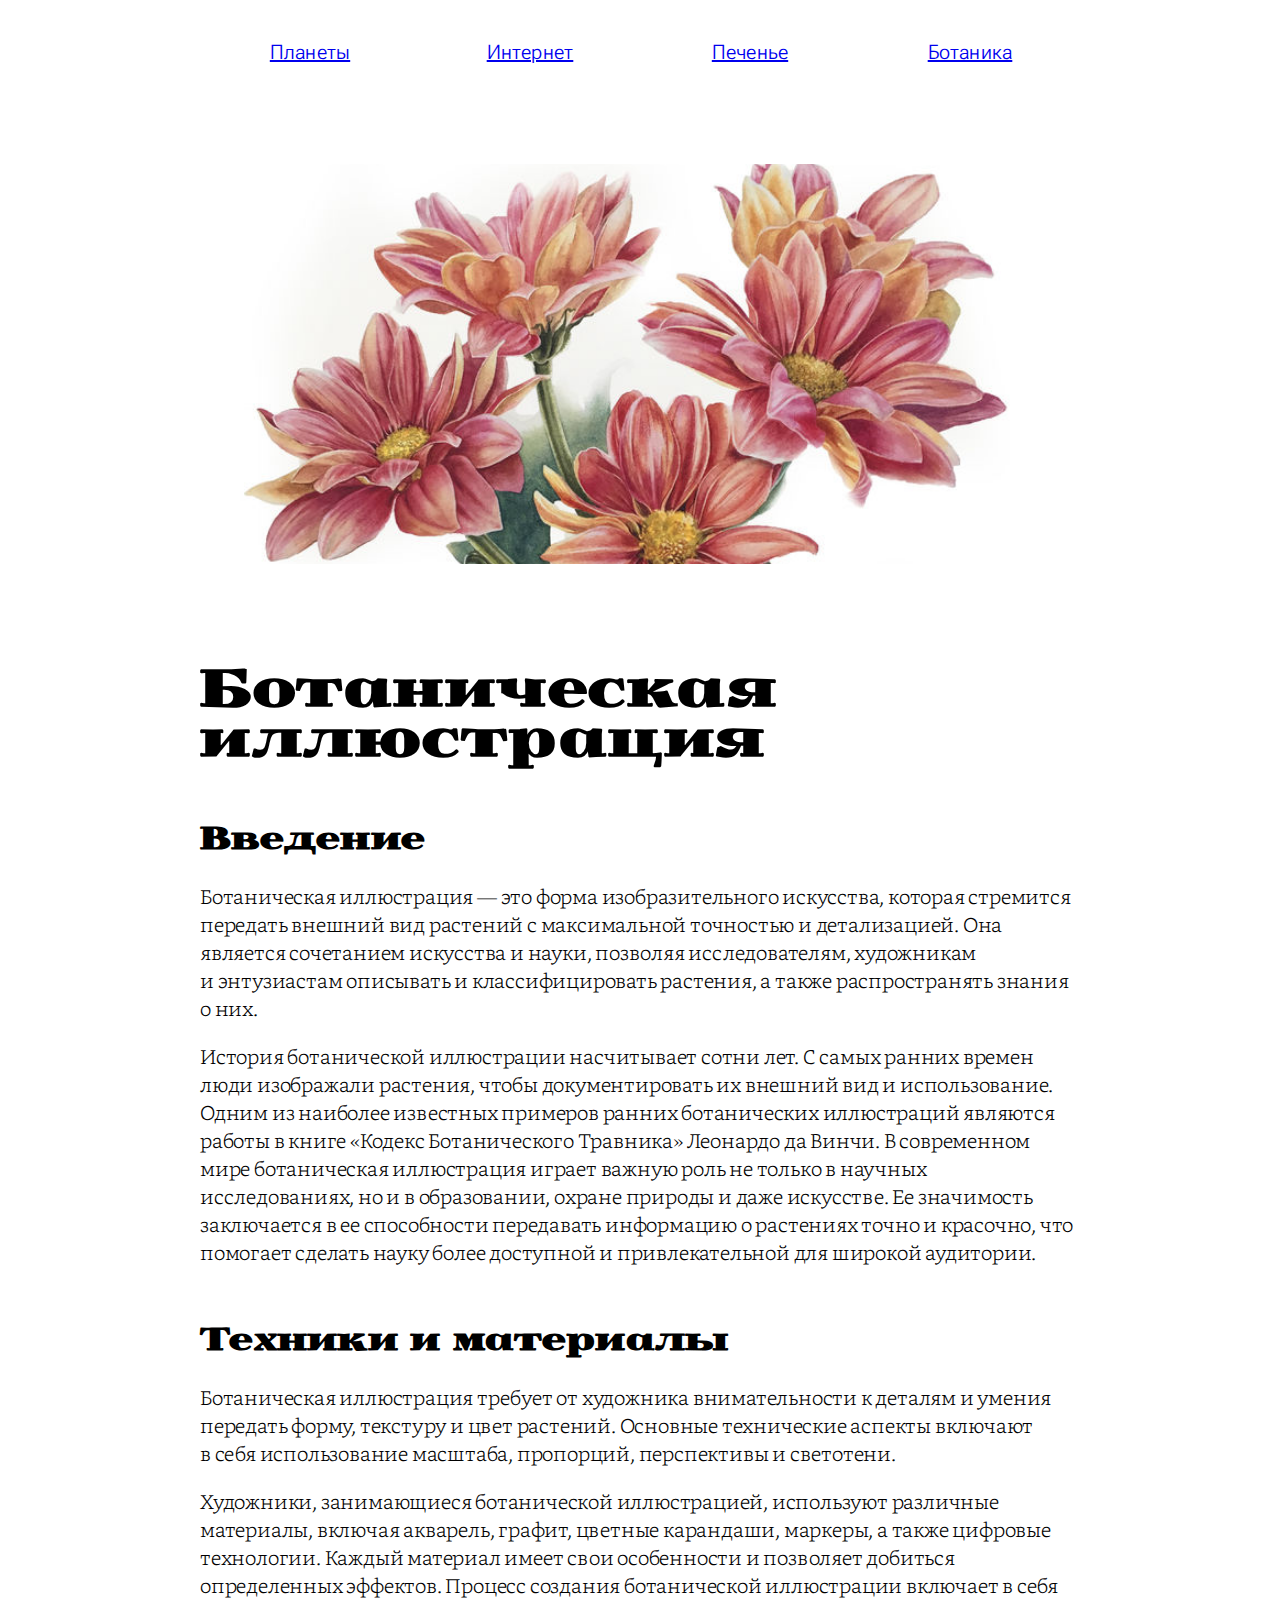
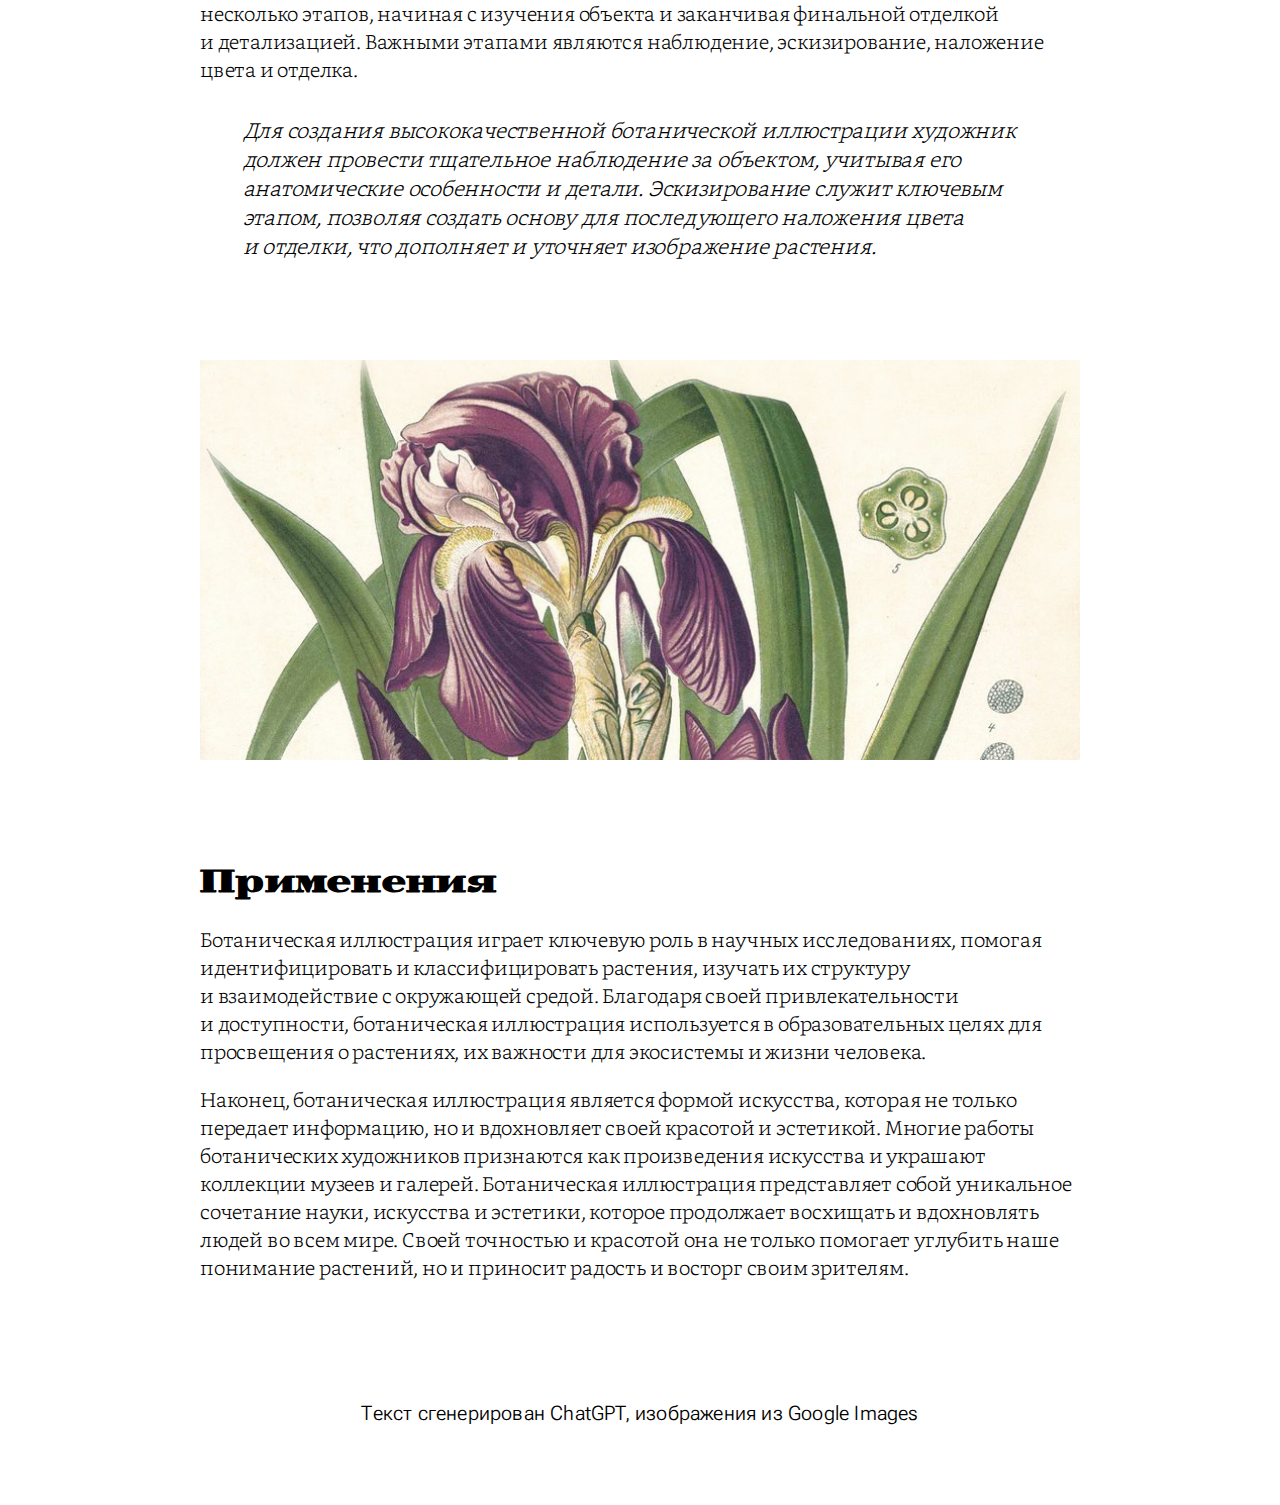
<file: 2/botany.html>
<!DOCTYPE html>
<html lang="en">

<head>
	<meta charset="UTF-8">
	<meta name="viewport" content="width=device-width, initial-scale=1.0">
	<title>Ботаническая иллюстрация</title>
	<link rel="stylesheet" href="style.css">

	<style>
		h1,
		h2 {
			font-family: Yokawerad;
		}

		h1 {
			letter-spacing: 0.03em;
			line-height: 1em;
		}

		h2 {
			letter-spacing: 0.01em;
		}

		p,
		blockquote {
			font-family: BookerlyLight;
			letter-spacing: -0.01em;
		}
	</style>
</head>

<body>
	<header>
		<a href="planets.html">Планеты</a>
		<a href="internet.html">Интернет</a>
		<a href="cookies.html">Печенье</a>
		<a href="botany.html">Ботаника</a>
	</header>


	<div class="image" style="background-image: url('./img/botany1.jpg'); background-size: cover; background-position: 0 -3em; height: 20em; "></div>

	<h1>Ботаническая иллюстрация</h1>

	<h2>Введение</h2>
	<p>Ботаническая иллюстрация&nbsp;&mdash; это форма изобразительного искусства, которая стремится передать внешний вид растений с&nbsp;максимальной точностью и&nbsp;детализацией. Она является сочетанием искусства и&nbsp;науки, позволяя исследователям, художникам и&nbsp;энтузиастам описывать и&nbsp;классифицировать растения, а&nbsp;также распространять знания о&nbsp;них.</p>
	<p>История ботанической иллюстрации насчитывает сотни лет. С&nbsp;самых ранних времен люди изображали растения, чтобы документировать их&nbsp;внешний вид и&nbsp;использование. Одним из&nbsp;наиболее известных примеров ранних ботанических иллюстраций являются работы в&nbsp;книге &laquo;Кодекс Ботанического Травника&raquo; Леонардо да&nbsp;Винчи. В&nbsp;современном мире ботаническая иллюстрация играет важную роль не&nbsp;только в&nbsp;научных исследованиях, но&nbsp;и&nbsp;в&nbsp;образовании, охране природы и&nbsp;даже искусстве. Ее&nbsp;значимость заключается в&nbsp;ее&nbsp;способности передавать информацию о&nbsp;растениях точно и&nbsp;красочно, что помогает сделать науку более доступной и&nbsp;привлекательной для широкой аудитории.</p>

	<h2>Техники и&nbsp;материалы</h2>
	<p>Ботаническая иллюстрация требует от&nbsp;художника внимательности к&nbsp;деталям и&nbsp;умения передать форму, текстуру и&nbsp;цвет растений. Основные технические аспекты включают в&nbsp;себя использование масштаба, пропорций, перспективы и&nbsp;светотени.</p>
	<p>Художники, занимающиеся ботанической иллюстрацией, используют различные материалы, включая акварель, графит, цветные карандаши, маркеры, а&nbsp;также цифровые технологии. Каждый материал имеет свои особенности и&nbsp;позволяет добиться определенных эффектов. Процесс создания ботанической иллюстрации включает в&nbsp;себя несколько этапов, начиная с&nbsp;изучения объекта и&nbsp;заканчивая финальной отделкой и&nbsp;детализацией. Важными этапами являются наблюдение, эскизирование, наложение цвета и&nbsp;отделка.</p>
	<blockquote>Для создания высококачественной ботанической иллюстрации художник должен провести тщательное наблюдение за&nbsp;объектом, учитывая его анатомические особенности и&nbsp;детали. Эскизирование служит ключевым этапом, позволяя создать основу для последующего наложения цвета и&nbsp;отделки, что дополняет и&nbsp;уточняет изображение растения.</blockquote>

	<div class="image" style="background-image: url('./img/botany2.jpg'); background-size: cover; background-position: 0 -1em; height: 20em; "></div>

	<h2>Применения</h2>
	<p>Ботаническая иллюстрация играет ключевую роль в&nbsp;научных исследованиях, помогая идентифицировать и&nbsp;классифицировать растения, изучать их&nbsp;структуру и&nbsp;взаимодействие с&nbsp;окружающей средой. Благодаря своей привлекательности и&nbsp;доступности, ботаническая иллюстрация используется в&nbsp;образовательных целях для просвещения о&nbsp;растениях, их&nbsp;важности для экосистемы и&nbsp;жизни человека.</p>
	<p>Наконец, ботаническая иллюстрация является формой искусства, которая не&nbsp;только передает информацию, но&nbsp;и&nbsp;вдохновляет своей красотой и&nbsp;эстетикой. Многие работы ботанических художников признаются как произведения искусства и&nbsp;украшают коллекции музеев и&nbsp;галерей. Ботаническая иллюстрация представляет собой уникальное сочетание науки, искусства и&nbsp;эстетики, которое продолжает восхищать и&nbsp;вдохновлять людей во&nbsp;всем мире. Своей точностью и&nbsp;красотой она не&nbsp;только помогает углубить наше понимание растений, но&nbsp;и&nbsp;приносит радость и&nbsp;восторг своим зрителям.</p>

	<footer>
		Текст сгенерирован ChatGPT, изображения из Google Images
	</footer>
</body>

</html>
</file>
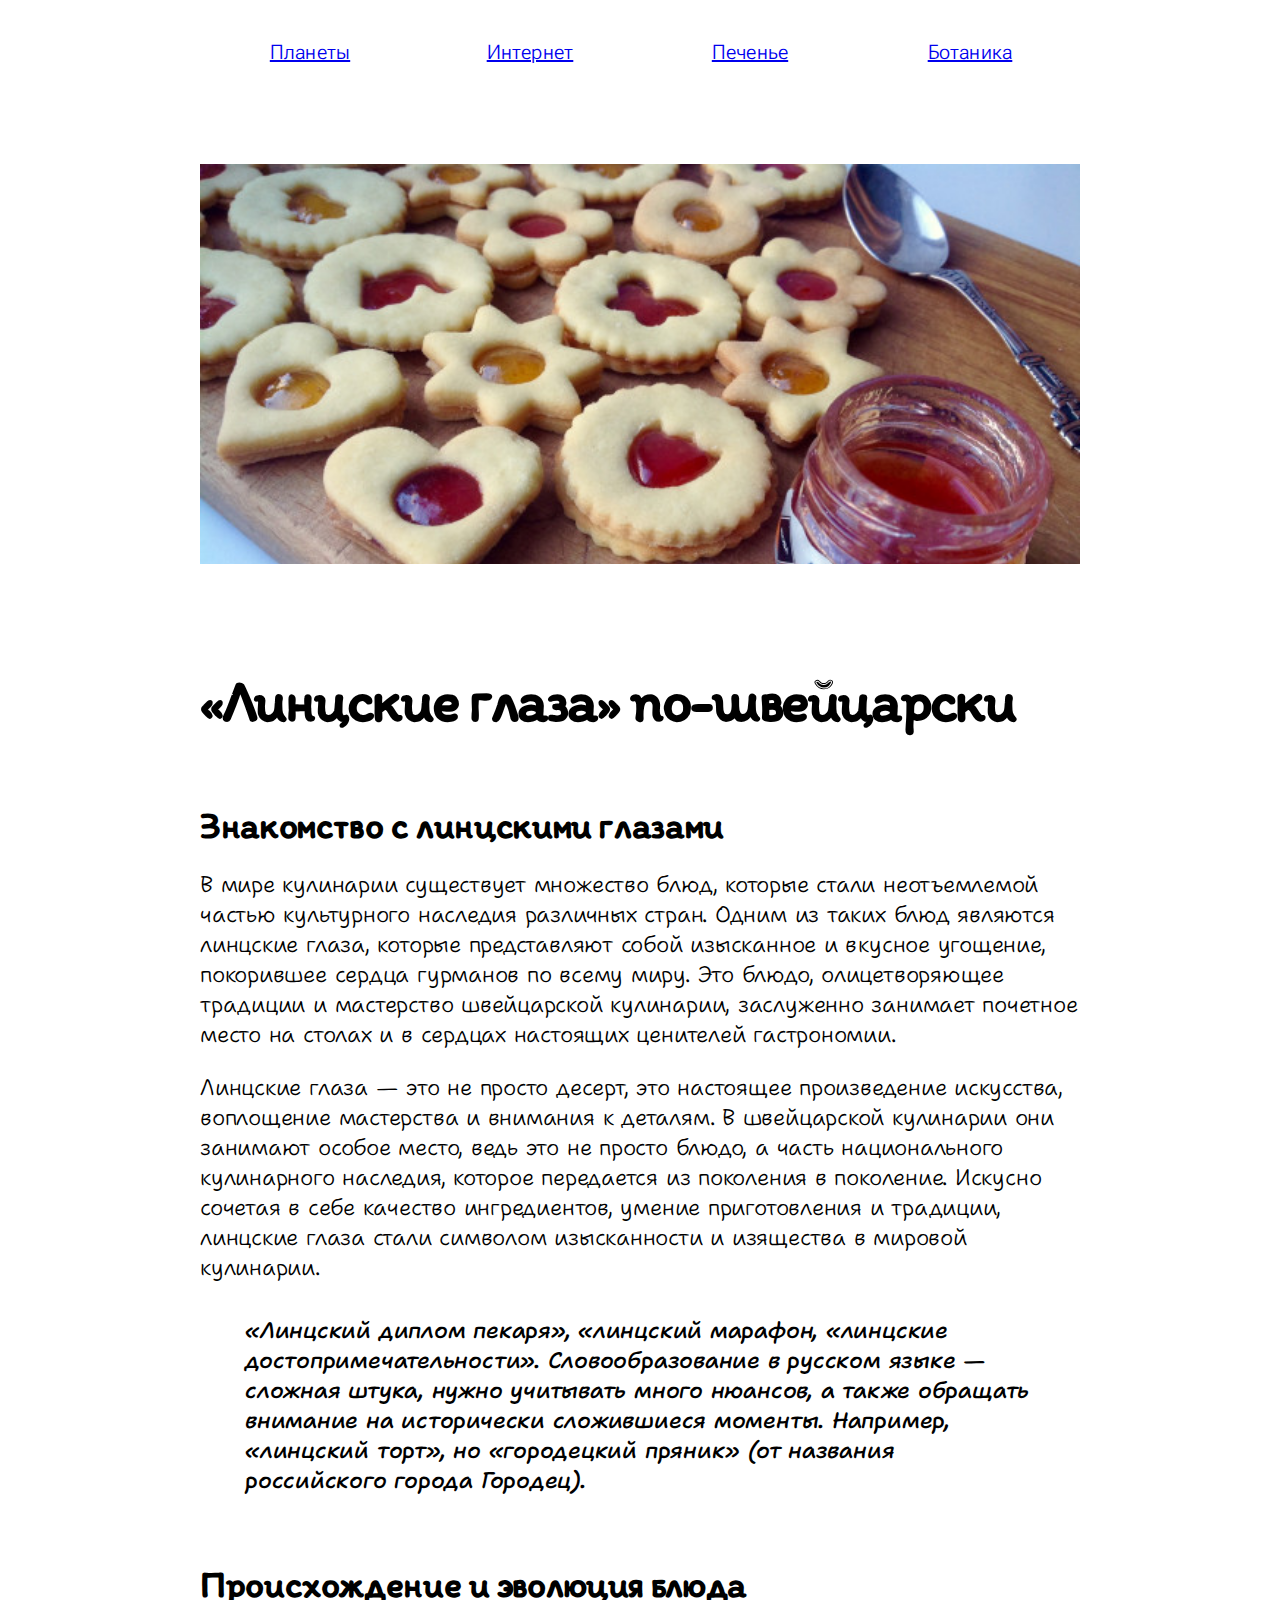
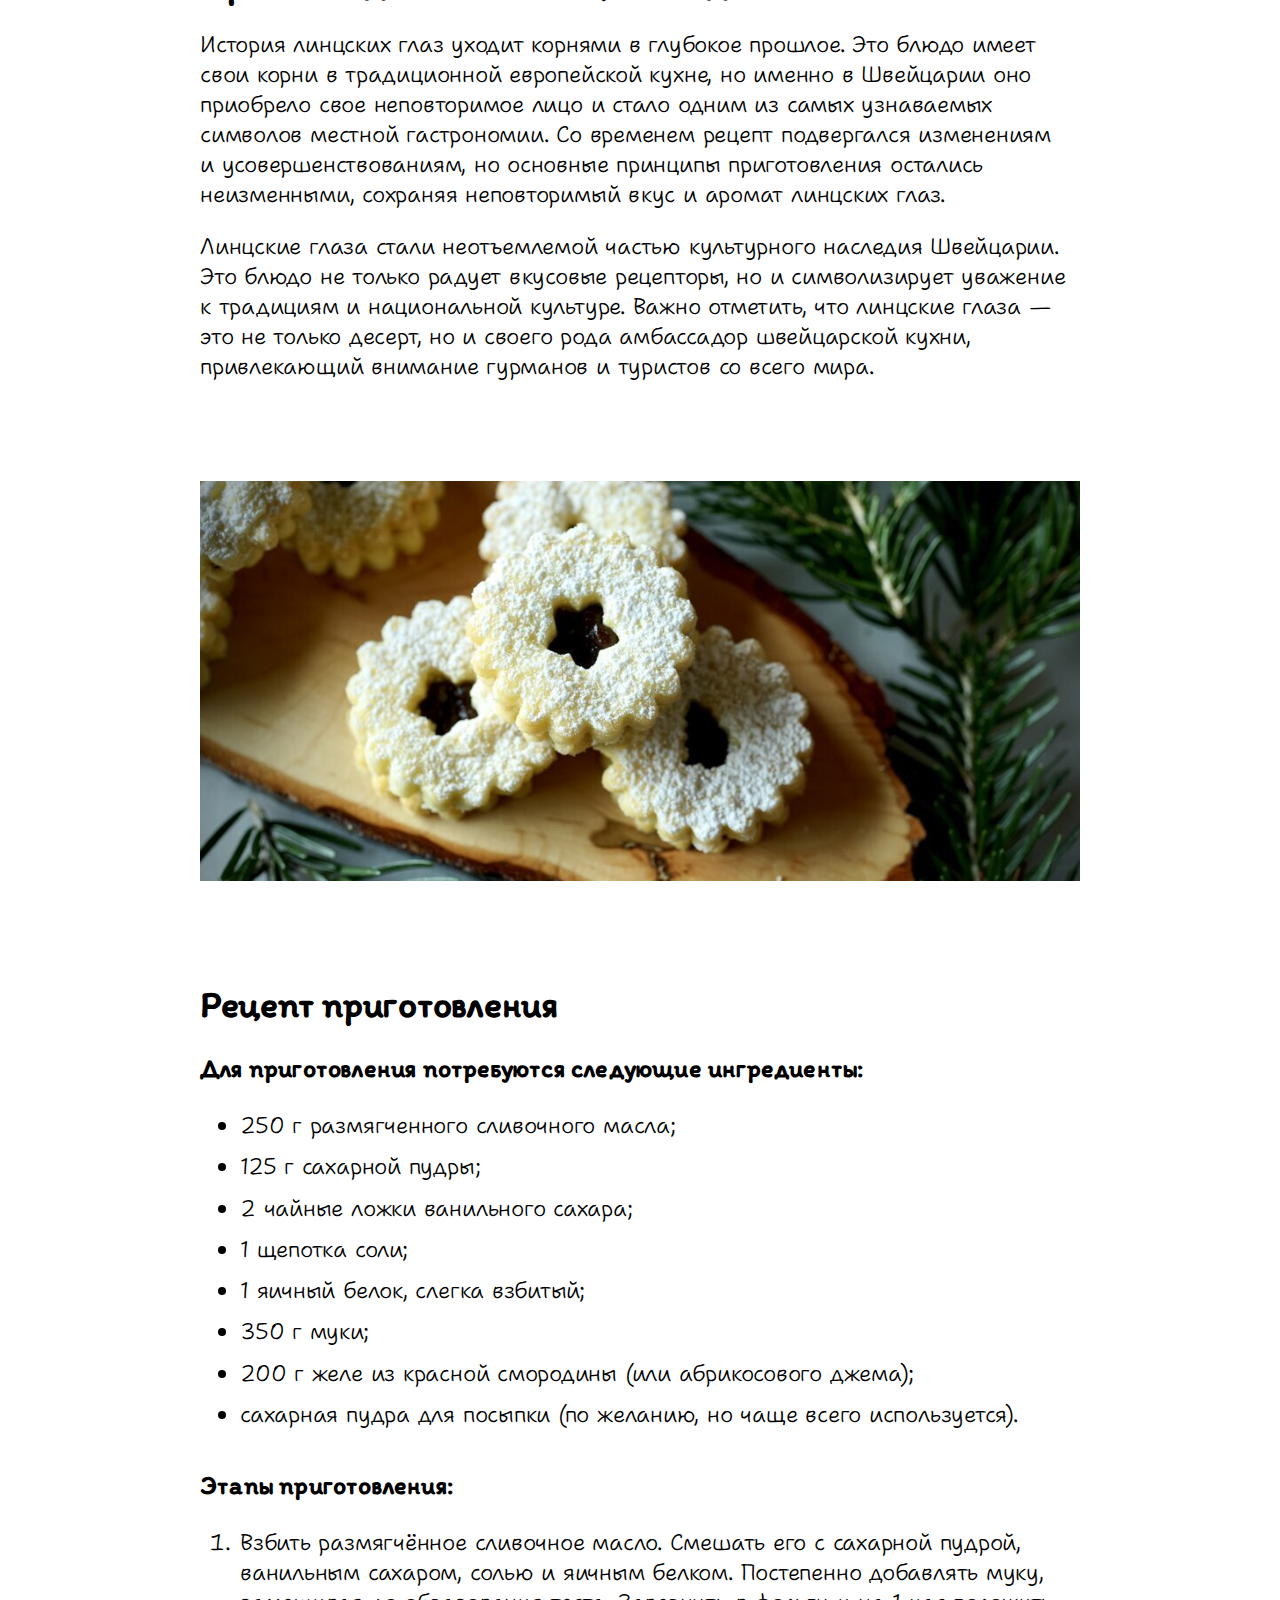
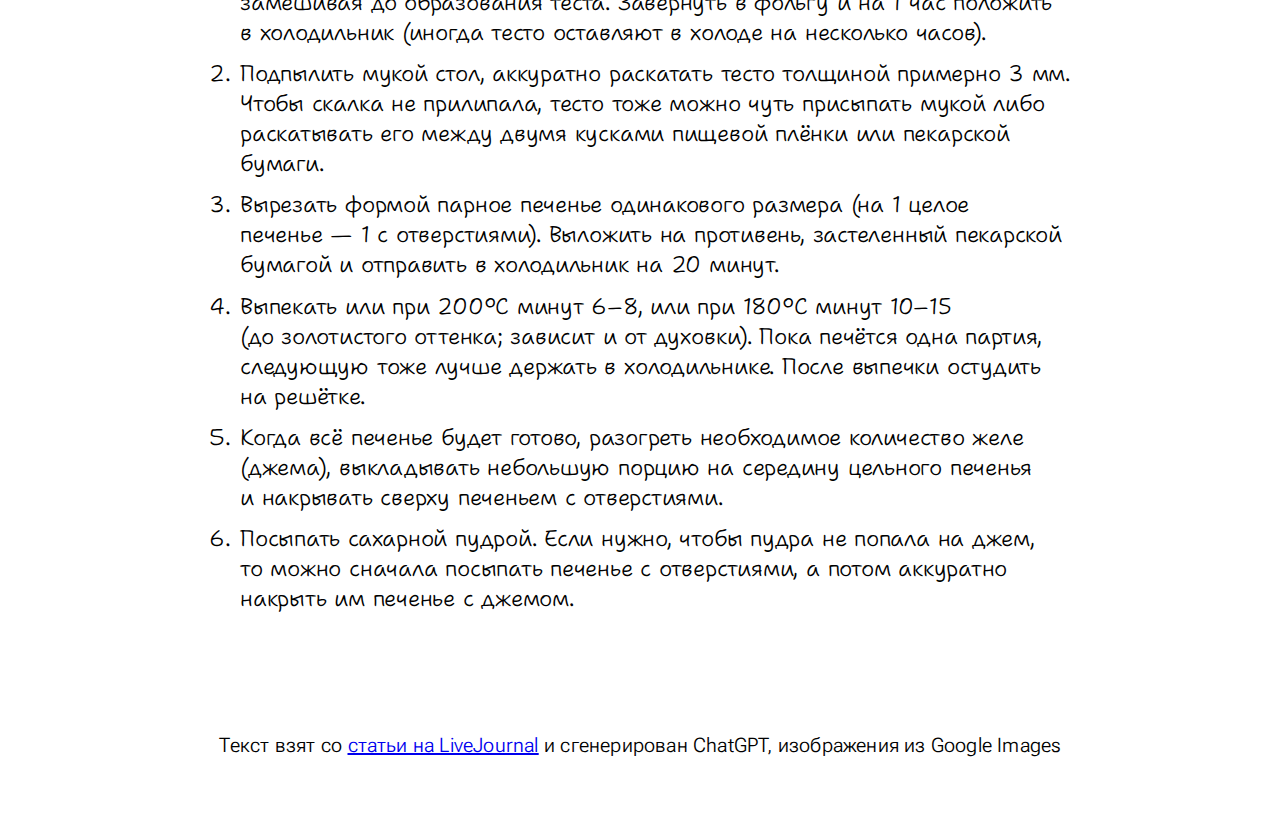
<file: 2/cookies.html>
<!DOCTYPE html>
<html lang="en">

<head>
	<meta charset="UTF-8">
	<meta name="viewport" content="width=device-width, initial-scale=1.0">
	<title>«Линцские глаза» по-швейцарски</title>
	<link rel="stylesheet" href="style.css">

	<style>
		h1,
		h2,
		h3 {
			font-family: Itim;
		}

		h1 {
			letter-spacing: -0.04em;
			font-size: 3.0em !important;
		}

		h2 {
			letter-spacing: -0.01em;
			font-size: 1.875em;
		}

		ul,
		ol {
			margin-bottom: 2em;
		}

		p,
		blockquote,
		li {
			font-family: "Shantell Sans";
			font-size: 1.125em;
			letter-spacing: -0.01em;
		}
	</style>
</head>

<body>
	<header>
		<a href="planets.html">Планеты</a>
		<a href="internet.html">Интернет</a>
		<a href="cookies.html">Печенье</a>
		<a href="botany.html">Ботаника</a>
	</header>

	<div class="image" style="background-image: url('./img/cookies1.jpg'); background-size: cover; background-position: 0 0em; height: 20em; "></div>

	<h1>&laquo;Линцские глаза&raquo; <nobr>по-швейцарски</nobr>
	</h1>

	<h2>Знакомство с&nbsp;линцскими глазами</h2>
	<p>В&nbsp;мире кулинарии существует множество блюд, которые стали неотъемлемой частью культурного наследия различных стран. Одним из&nbsp;таких блюд являются линцские глаза, которые представляют собой изысканное и&nbsp;вкусное угощение, покорившее сердца гурманов по&nbsp;всему миру. Это блюдо, олицетворяющее традиции и&nbsp;мастерство швейцарской кулинарии, заслуженно занимает почетное место на&nbsp;столах и&nbsp;в&nbsp;сердцах настоящих ценителей гастрономии.</p>
	<p>Линцские глаза&nbsp;&mdash; это не&nbsp;просто десерт, это настоящее произведение искусства, воплощение мастерства и&nbsp;внимания к&nbsp;деталям. В&nbsp;швейцарской кулинарии они занимают особое место, ведь это не&nbsp;просто блюдо, а&nbsp;часть национального кулинарного наследия, которое передается из&nbsp;поколения в&nbsp;поколение. Искусно сочетая в&nbsp;себе качество ингредиентов, умение приготовления и&nbsp;традиции, линцские глаза стали символом изысканности и&nbsp;изящества в&nbsp;мировой кулинарии.</p>
	<blockquote>&laquo;Линцский диплом пекаря&raquo;, &laquo;линцский марафон, &laquo;линцские достопримечательности&raquo;. Словообразование в&nbsp;русском языке&nbsp;&mdash; сложная штука, нужно учитывать много нюансов, а&nbsp;также обращать внимание на&nbsp;исторически сложившиеся моменты. Например, &laquo;линцский торт&raquo;, но&nbsp;&laquo;городецкий пряник&raquo; (от&nbsp;названия российского города Городец).</blockquote>

	<h2>Происхождение и&nbsp;эволюция блюда</h2>
	<p>История линцских глаз уходит корнями в&nbsp;глубокое прошлое. Это блюдо имеет свои корни в&nbsp;традиционной европейской кухне, но&nbsp;именно в&nbsp;Швейцарии оно приобрело свое неповторимое лицо и&nbsp;стало одним из&nbsp;самых узнаваемых символов местной гастрономии. Со&nbsp;временем рецепт подвергался изменениям и&nbsp;усовершенствованиям, но&nbsp;основные принципы приготовления остались неизменными, сохраняя неповторимый вкус и&nbsp;аромат линцских глаз.</p>
	<p>Линцские глаза стали неотъемлемой частью культурного наследия Швейцарии. Это блюдо не&nbsp;только радует вкусовые рецепторы, но&nbsp;и&nbsp;символизирует уважение к&nbsp;традициям и&nbsp;национальной культуре. Важно отметить, что линцские глаза&nbsp;&mdash; это не&nbsp;только десерт, но&nbsp;и&nbsp;своего рода амбассадор швейцарской кухни, привлекающий внимание гурманов и&nbsp;туристов со&nbsp;всего мира.</p>

	<div class="image" style="background-image: url('./img/cookies2.jpg'); background-size: cover; background-position: 0 -5em; height: 20em; "></div>

	<h2>Рецепт приготовления</h2>
	<h3>Для приготовления потребуются следующие ингредиенты:</h3>
	<ul>
		<li>250 г&nbsp;размягченного сливочного масла;</li>
		<li>125 г&nbsp;сахарной пудры;</li>
		<li>2 чайные ложки ванильного сахара;</li>
		<li>1 щепотка соли;</li>
		<li>1 яичный белок, слегка взбитый;</li>
		<li>350 г&nbsp;муки;</li>
		<li>200 г&nbsp;желе из&nbsp;красной смородины (или абрикосового джема);</li>
		<li>сахарная пудра для посыпки (по&nbsp;желанию, но&nbsp;чаще всего используется).</li>
	</ul>
	<h3>Этапы приготовления:</h3>
	<ol>
		<li>Взбить размягчённое сливочное масло. Смешать его с&nbsp;сахарной пудрой, ванильным сахаром, солью и&nbsp;яичным белком. Постепенно добавлять муку, замешивая до&nbsp;образования теста. Завернуть в&nbsp;фольгу и&nbsp;на&nbsp;1 час положить в&nbsp;холодильник (иногда тесто оставляют в&nbsp;холоде на&nbsp;несколько часов).</li>
		<li>Подпылить мукой стол, аккуратно раскатать тесто толщиной примерно 3&nbsp;мм. Чтобы скалка не&nbsp;прилипала, тесто тоже можно чуть присыпать мукой либо раскатывать его между двумя кусками пищевой плёнки или пекарской бумаги.</li>
		<li>Вырезать формой парное печенье одинакового размера (на&nbsp;1 целое печенье&nbsp;&mdash; 1 с&nbsp;отверстиями). Выложить на&nbsp;противень, застеленный пекарской бумагой и&nbsp;отправить в&nbsp;холодильник на&nbsp;20&nbsp;минут.</li>
		<li>Выпекать или при 200&deg;C&nbsp;минут 6&ndash;8, или при 180&deg;С&nbsp;минут 10&ndash;15 (до&nbsp;золотистого оттенка; зависит и&nbsp;от&nbsp;духовки). Пока печётся одна партия, следующую тоже лучше держать в&nbsp;холодильнике. После выпечки остудить на&nbsp;решётке.</li>
		<li>Когда всё печенье будет готово, разогреть необходимое количество желе (джема), выкладывать небольшую порцию на&nbsp;середину цельного печенья и&nbsp;накрывать сверху печеньем с&nbsp;отверстиями.</li>
		<li>Посыпать сахарной пудрой. Если нужно, чтобы пудра не&nbsp;попала на&nbsp;джем, то&nbsp;можно сначала посыпать печенье с&nbsp;отверстиями, а&nbsp;потом аккуратно накрыть им&nbsp;печенье с&nbsp;джемом.</li>
	</ol>

	<footer>
		Текст взят со <a href="https://paprika-andlife.livejournal.com/108636.html">статьи на LiveJournal</a> и сгенерирован ChatGPT, изображения из Google Images
	</footer>
</body>

</html>
</file>
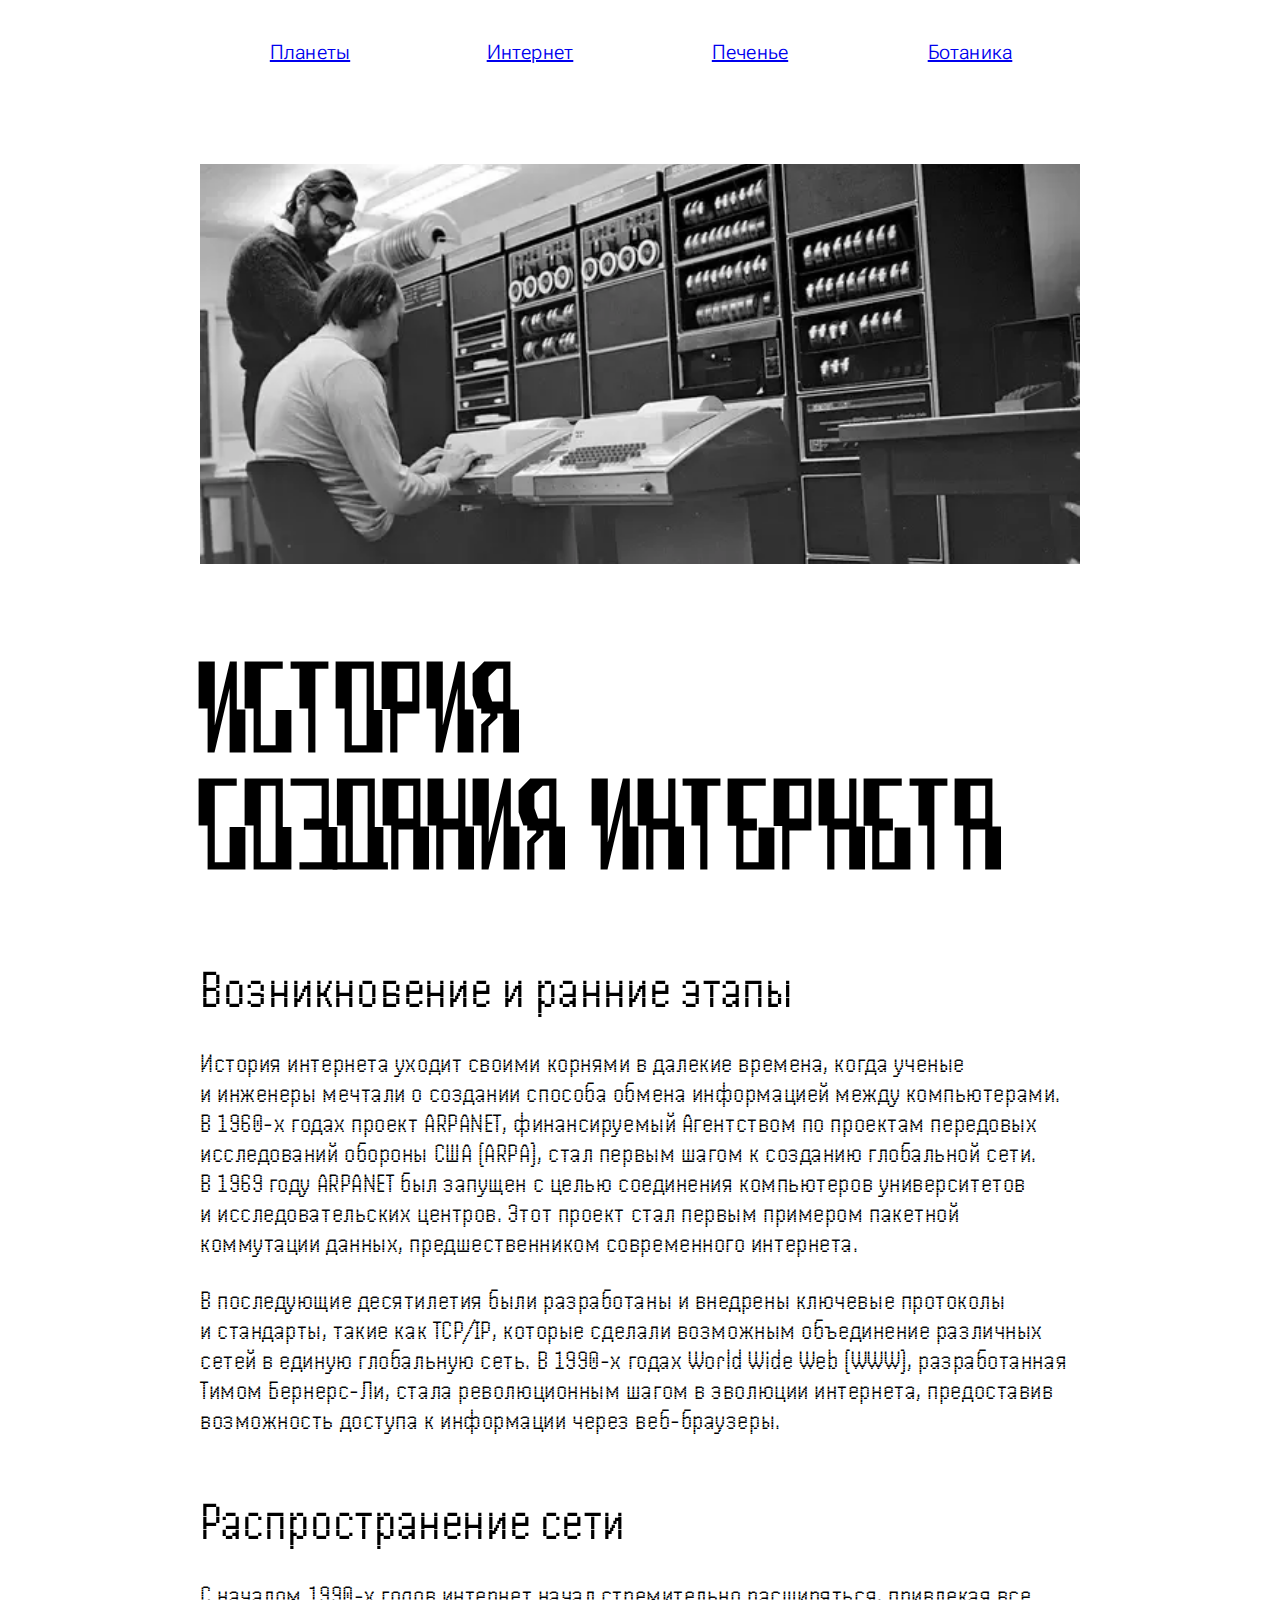
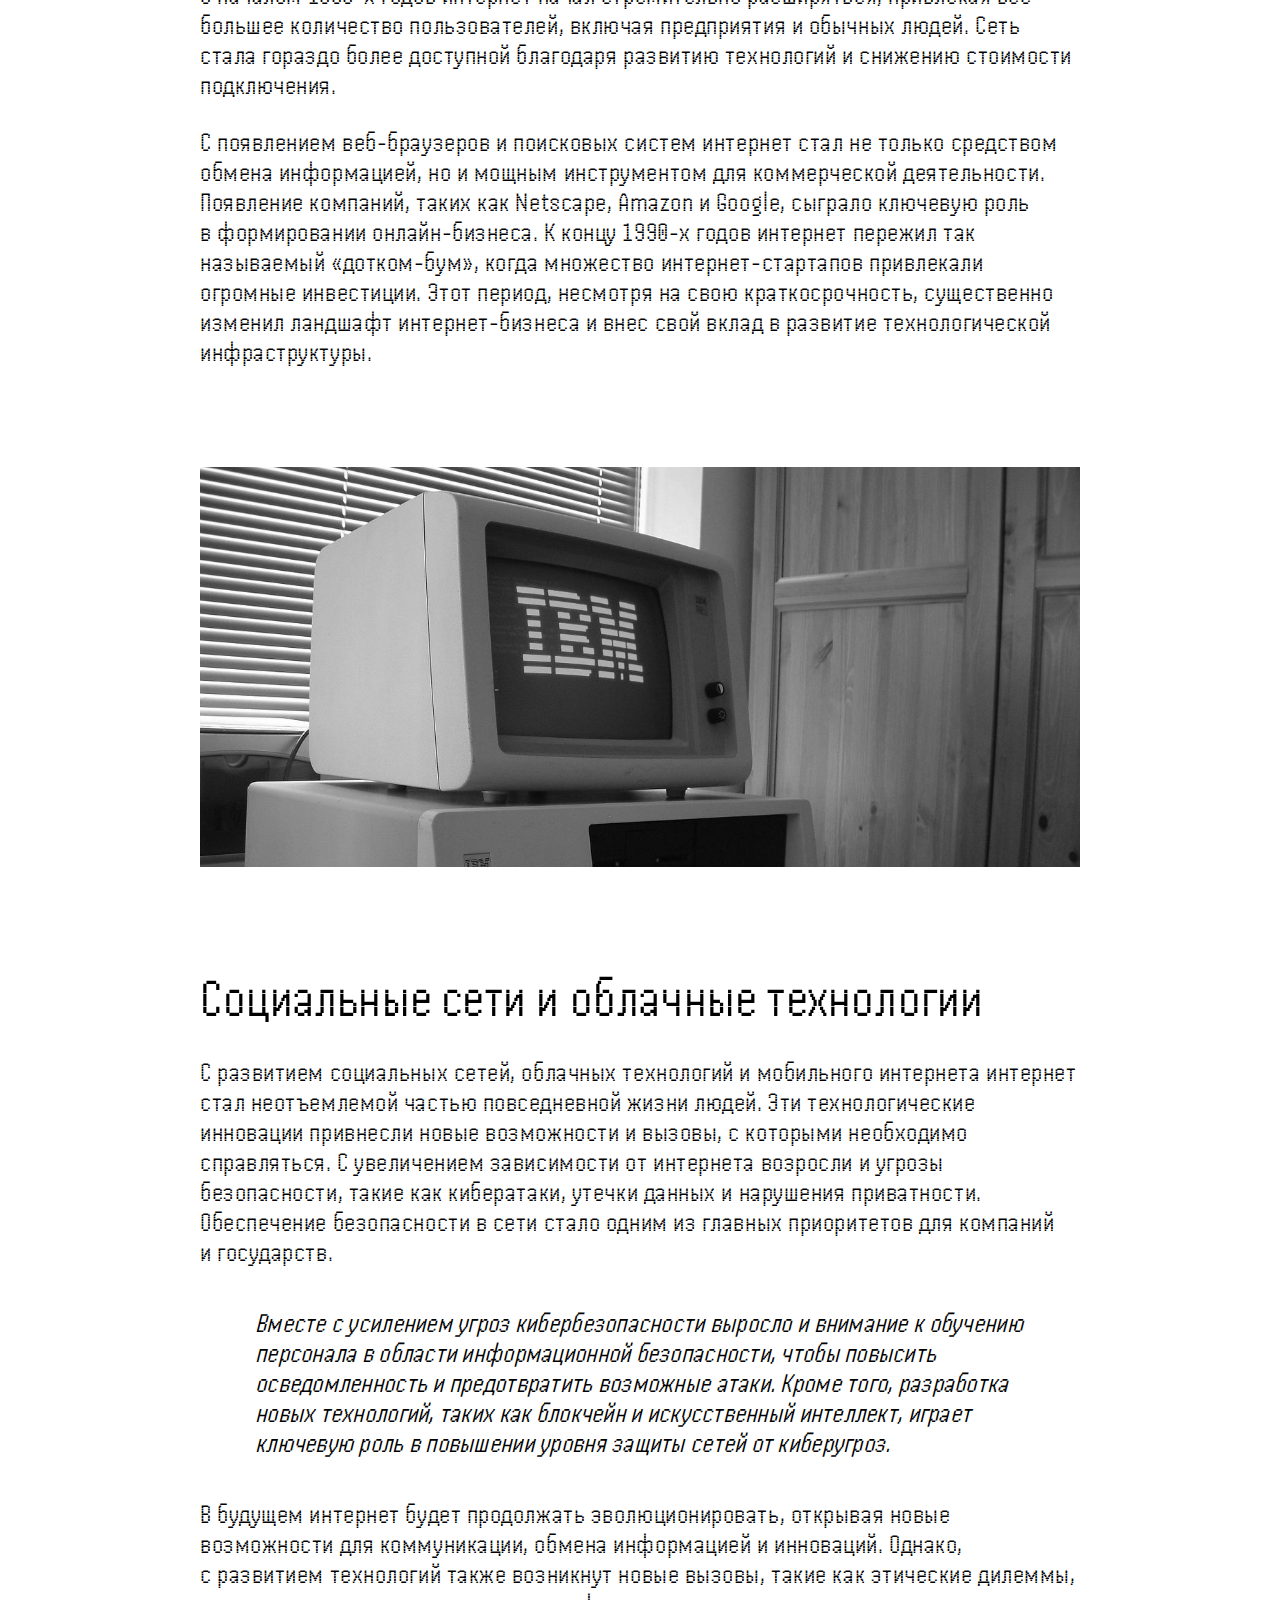
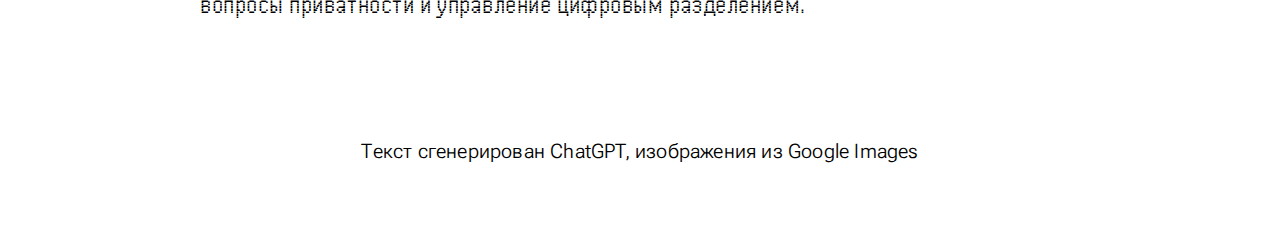
<file: 2/internet.html>
<!DOCTYPE html>
<html lang="en">

<head>
	<meta charset="UTF-8">
	<meta name="viewport" content="width=device-width, initial-scale=1.0">
	<title>История создания интернета</title>
	<link rel="stylesheet" href="style.css">

	<style>
		h1 {
			font-family: ConnectionsAndOrder;
			font-size: 4.5em;
			letter-spacing: 6px;
			line-height: 130%;
		}

		h2 {
			font-family: Handjet;
			font-size: 2.75em;
			margin-top: 1em;
		}

		p {
			font-family: Handjet;
			font-weight: 400;
			font-size: 1.375em;
			letter-spacing: 0.02em;
		}

		blockquote {
			font-family: Handjet;
			font-size: 1.375em;
			letter-spacing: 0.01em;
		}
	</style>
</head>

<body>
	<header>
		<a href="planets.html">Планеты</a>
		<a href="internet.html">Интернет</a>
		<a href="cookies.html">Печенье</a>
		<a href="botany.html">Ботаника</a>
	</header>

	<div class="image" style="background-image: url('./img/arpanet.webp'); background-size: cover; background-position: 0 -4.5em; height: 20em; "></div>

	<h1>История<br>создания интернета</h1>

	<h2>Возникновение и&nbsp;ранние этапы</h2>
	<p>История интернета уходит своими корнями в&nbsp;далекие времена, когда ученые и&nbsp;инженеры мечтали о&nbsp;создании способа обмена информацией между компьютерами. В&nbsp;<nobr>1960-х</nobr> годах проект ARPANET, финансируемый Агентством по&nbsp;проектам передовых исследований обороны США (ARPA), стал первым шагом к&nbsp;созданию глобальной сети. В&nbsp;1969 году ARPANET был запущен с&nbsp;целью соединения компьютеров университетов и&nbsp;исследовательских центров. Этот проект стал первым примером пакетной коммутации данных, предшественником современного интернета.</p>
	<p>В&nbsp;последующие десятилетия были разработаны и&nbsp;внедрены ключевые протоколы и&nbsp;стандарты, такие как TCP/IP, которые сделали возможным объединение различных сетей в&nbsp;единую глобальную сеть. В&nbsp;<nobr>1990-х</nobr> годах World Wide Web (WWW), разработанная Тимом <nobr>Бернерс-Ли</nobr>, стала революционным шагом в&nbsp;эволюции интернета, предоставив возможность доступа к&nbsp;информации через <nobr>веб-браузеры</nobr>.</p>

	<h2>Распространение сети</h2>
	<p>С&nbsp;началом <nobr>1990-х</nobr> годов интернет начал стремительно расширяться, привлекая все большее количество пользователей, включая предприятия и&nbsp;обычных людей. Сеть стала гораздо более доступной благодаря развитию технологий и&nbsp;снижению стоимости подключения.</p>
	<p>С&nbsp;появлением <nobr>веб-браузеров</nobr> и&nbsp;поисковых систем интернет стал не&nbsp;только средством обмена информацией, но&nbsp;и&nbsp;мощным инструментом для коммерческой деятельности. Появление компаний, таких как Netscape, Amazon и&nbsp;Google, сыграло ключевую роль в&nbsp;формировании <nobr>онлайн-бизнеса</nobr>. К&nbsp;концу <nobr>1990-х</nobr> годов интернет пережил так называемый <nobr>&laquo;дотком-бум&raquo;</nobr>, когда множество <nobr>интернет-стартапов</nobr> привлекали огромные инвестиции. Этот период, несмотря на&nbsp;свою краткосрочность, существенно изменил ландшафт <nobr>интернет-бизнеса</nobr> и&nbsp;внес свой вклад в&nbsp;развитие технологической инфраструктуры.</p>

	<div class="image" style="background-image: url('./img/computer1990s.jpg'); background-size: cover; background-position: 0 0em; height: 20em; "></div>

	<h2>Социальные сети и облачные технологии</h2>
	<p>С&nbsp;развитием социальных сетей, облачных технологий и&nbsp;мобильного интернета интернет стал неотъемлемой частью повседневной жизни людей. Эти технологические инновации привнесли новые возможности и&nbsp;вызовы, с&nbsp;которыми необходимо справляться. С&nbsp;увеличением зависимости от&nbsp;интернета возросли и&nbsp;угрозы безопасности, такие как кибератаки, утечки данных и&nbsp;нарушения приватности. Обеспечение безопасности в&nbsp;сети стало одним из&nbsp;главных приоритетов для компаний и&nbsp;государств.</p>
	<blockquote>Вместе с&nbsp;усилением угроз кибербезопасности выросло и&nbsp;внимание к&nbsp;обучению персонала в&nbsp;области информационной безопасности, чтобы повысить осведомленность и&nbsp;предотвратить возможные атаки. Кроме того, разработка новых технологий, таких как блокчейн и&nbsp;искусственный интеллект, играет ключевую роль в&nbsp;повышении уровня защиты сетей от&nbsp;киберугроз.</blockquote>
	<p>В&nbsp;будущем интернет будет продолжать эволюционировать, открывая новые возможности для коммуникации, обмена информацией и&nbsp;инноваций. Однако, с&nbsp;развитием технологий также возникнут новые вызовы, такие как этические дилеммы, вопросы приватности и&nbsp;управление цифровым разделением.</p>

	<footer>
		Текст сгенерирован ChatGPT, изображения из Google Images
	</footer>
</body>

</html>
</file>
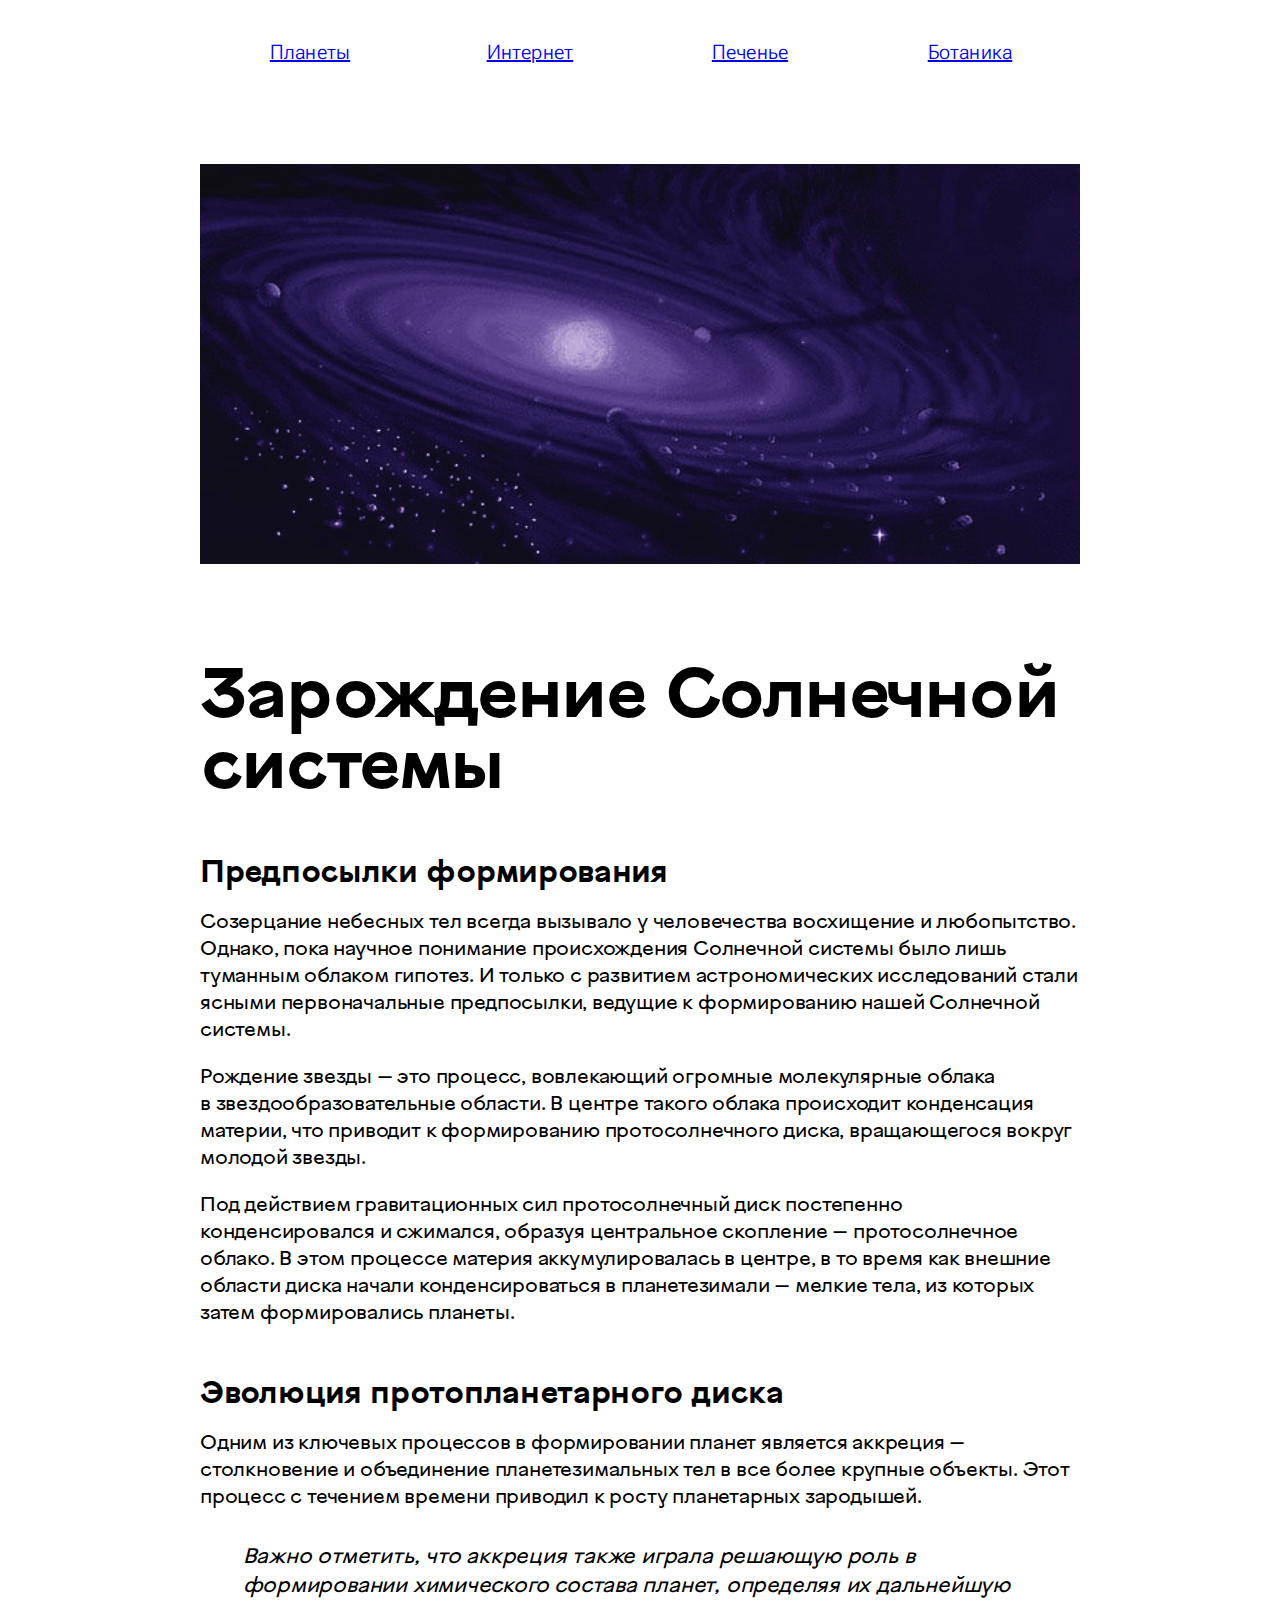
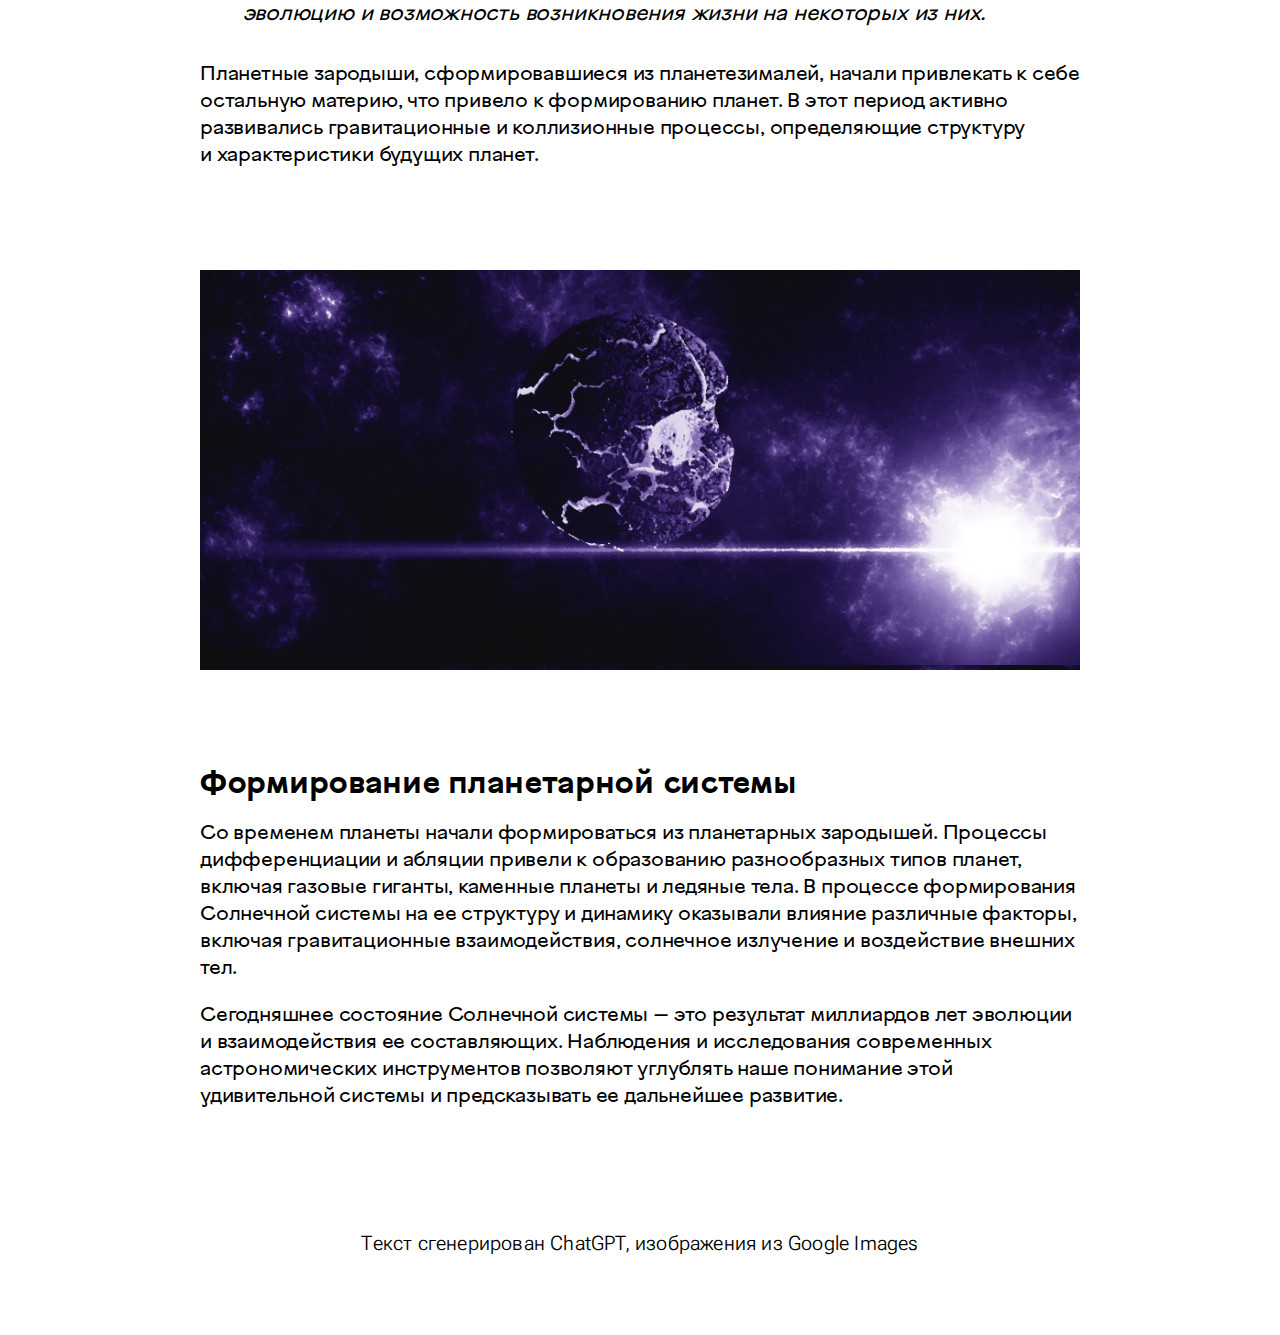
<file: 2/planets.html>
<!DOCTYPE html>
<html lang="en">

<head>
	<meta charset="UTF-8">
	<meta name="viewport" content="width=device-width, initial-scale=1.0">
	<title>Зарождение Солнечной системы</title>
	<link rel="stylesheet" href="style.css">

	<style>
		h1,
		h2 {
			font-family: VinnytsiaSansBold;
		}

		h1 {
			font-size: 3.5em;
			letter-spacing: -0.03em;
		}

		h2 {
			letter-spacing: -0.01em;
		}

		p,
		blockquote {
			font-family: VinnytsiaSansReg;
			letter-spacing: -0.01em;
			line-height: 135%;
		}
	</style>
</head>

<body>
	<header>
		<a href="planets.html">Планеты</a>
		<a href="internet.html">Интернет</a>
		<a href="cookies.html">Печенье</a>
		<a href="botany.html">Ботаника</a>
	</header>

	<div class="image" style="background-image: url('./img/protoplanetary.jpg'); background-size: cover; background-position: 0 -5em; height: 20em; "></div>

	<h1>Зарождение Солнечной системы</h1>

	<h2>Предпосылки формирования</h2>
	<p>Созерцание небесных тел всегда вызывало у&nbsp;человечества восхищение и&nbsp;любопытство. Однако, пока научное понимание происхождения Солнечной системы было лишь туманным облаком гипотез. И&nbsp;только с&nbsp;развитием астрономических исследований стали ясными первоначальные предпосылки, ведущие к&nbsp;формированию нашей Солнечной системы.</p>
	<p>Рождение звезды&nbsp;&mdash; это процесс, вовлекающий огромные молекулярные облака в&nbsp;звездообразовательные области. В&nbsp;центре такого облака происходит конденсация материи, что приводит к&nbsp;формированию протосолнечного диска, вращающегося вокруг молодой звезды.</p>
	<p>Под действием гравитационных сил протосолнечный диск постепенно конденсировался и&nbsp;сжимался, образуя центральное скопление&nbsp;&mdash; протосолнечное облако. В&nbsp;этом процессе материя аккумулировалась в&nbsp;центре, в&nbsp;то&nbsp;время как внешние области диска начали конденсироваться в&nbsp;планетезимали&nbsp;&mdash; мелкие тела, из&nbsp;которых затем формировались планеты.</p>

	<h2>Эволюция протопланетарного диска</h2>
	<p>Одним из&nbsp;ключевых процессов в&nbsp;формировании планет является аккреция&nbsp;&mdash; столкновение и&nbsp;объединение планетезимальных тел в&nbsp;все более крупные объекты. Этот процесс с&nbsp;течением времени приводил к&nbsp;росту планетарных зародышей.</p>
	<blockquote>Важно отметить, что аккреция также играла решающую роль в формировании химического состава планет, определяя их дальнейшую эволюцию и возможность возникновения жизни на некоторых из них.</blockquote>
	<p>Планетные зародыши, сформировавшиеся из&nbsp;планетезималей, начали привлекать к&nbsp;себе остальную материю, что привело к&nbsp;формированию планет. В&nbsp;этот период активно развивались гравитационные и&nbsp;коллизионные процессы, определяющие структуру и&nbsp;характеристики будущих планет.</p>

	<div class="image" style="background-image: url('./img/planetoid.jpg'); background-size: cover; background-position: 0 -5em; height: 20em; "></div>

	<h2>Формирование планетарной системы</h2>
	<p>Со&nbsp;временем планеты начали формироваться из&nbsp;планетарных зародышей. Процессы дифференциации и&nbsp;абляции привели к&nbsp;образованию разнообразных типов планет, включая газовые гиганты, каменные планеты и&nbsp;ледяные тела. В&nbsp;процессе формирования Солнечной системы на&nbsp;ее&nbsp;структуру и&nbsp;динамику оказывали влияние различные факторы, включая гравитационные взаимодействия, солнечное излучение и&nbsp;воздействие внешних тел.</p>
	<p>Сегодняшнее состояние Солнечной системы&nbsp;&mdash; это результат миллиардов лет эволюции и&nbsp;взаимодействия ее&nbsp;составляющих. Наблюдения и&nbsp;исследования современных астрономических инструментов позволяют углублять наше понимание этой удивительной системы и&nbsp;предсказывать ее&nbsp;дальнейшее развитие.</p>

	<footer>
		Текст сгенерирован ChatGPT, изображения из Google Images
	</footer>
</body>

</html>
</file>
<file: 1/style.css>
@import url("https://fonts.googleapis.com/css2?family=Roboto+Flex:opsz,wght@8..144,100;8..144,200;8..144,300;8..144,400;8..144,500;8..144,600;8..144,700;8..144,800;8..144,900;8..144,1000&display=swap");

body {
	margin: auto;
	width: min(80ch, 90%);
	font-family: "Roboto Flex";
	font-weight: 300;
	letter-spacing: 0.01em;
}

b {
	font-weight: 500;
}

header {
	display: grid;
	grid-template-columns: repeat(auto-fit, minmax(20ch, 1fr));
	margin: 2em 0 4em 0;
}

header > a {
	text-align: center;
}

footer {
	text-align: center;
	margin: 6em 0 4em 0;
}

blockquote {
	font-style: italic;
	font-weight: 500;
	margin: 1.5em 2em;
	font-size: 1.0625em;
}

h2 {
	margin: 1.75em 0 0.5em 0;
}
</file>
<file: fatality/style.css>
@font-face {
    font-family: "RobotoFlex";
    src: url("./roboto_flex.ttf");
}

body {
    width: 120ch;
    margin: auto;

    font-family: "RobotoFlex", sans-serif;

    cursor: crosshair;

    animation: body-start 10s ease-in-out forwards;

    overflow-x: hidden;
}

h1 {
    margin: 0;

    display: flex;
    justify-content: center;

    font-size: 160px;
    font-variation-settings: "wght" 800, "wdth" 100, "opsz" 160, "GRAD" 100, "YTLC" 600;

    letter-spacing: -3rem;
    line-height: 0.9;
}

h1 > span {
    width: min-content;
    writing-mode: vertical-rl;
    text-orientation: upright;
}

h2 {
    margin: 0;

    display: flex;
    justify-content: center;

    font-size: 80px;
    font-variation-settings: "wght" 800, "wdth" 80, "opsz" 80, "GRAD" 80, "YTLC" 700;

    letter-spacing: -2rem;
    line-height: 1.0;

    scale: 2 1;
}

h2 > span {
    width: min-content;
    height: max-content;
    writing-mode: vertical-rl;
    text-orientation: upright;
}

.yellow {
    color: rgb(255, 200, 10);
}

.red {
    color: rgb(255, 67, 10);
}

.blue {
    color: rgb(10, 108, 255);
}

p {
    line-height: 1.4;

    font-size: 20px;
    font-variation-settings: "wght" 400, "wdth" 110, "opsz" 20, "GRAD" -50, "YTLC" 480;
}

b {
    font-variation-settings: "wght" 400, "wdth" 110, "opsz" 20, "XOPQ" 100, "GRAD" 200, "YTLC" 480;
}

main {
    display: grid;
    grid-template-columns: 1fr;
    gap: 33vh;
}

section {
    display: grid;
    grid-template-columns: 1fr 1fr;
    gap: 4em;
}

header {
    position: relative;

    height: 80vh;
    margin: 8em 0;

    display: flex;
    align-items: end;

    background: linear-gradient(rgba(160, 53, 255, 0.2), rgba(80, 255, 255, 0.2));
    color: rgba(141, 0, 33, 0.7);

    animation: header-animation 3s ease-in-out forwards;
    animation-delay: 2s;
}

header > p {
    height: fit-content;
    width: 5ch;
    margin: 0 0 0.5em 0;

    font-variation-settings: "wght" 800, "wdth" 150, "opsz" 80, "XOPQ" 100, "GRAD" 100, "YTLC" 520;
    letter-spacing: -0.1ch;
    line-height: 0.5;

    font-size: 240px;
    overflow-wrap: break-word;

    scale: 1;
}

@keyframes header-animation {
    from {
        width: 100%;
        height: 80vh;
    }

    50% {
        width: 2rem;
        height: 80vh;
        color: transparent;
    }

    to {
        width: 2rem;
        height: 2rem;
        color: transparent;
    }
}

@keyframes body-start {
    from {
        height: 100vh;
        overflow-y: hidden;
    }

    to {
        height: max-content;
        overflow-y: visible;
    }
}

main > section > div {
    display: flex;
    justify-content: center;
    align-items: center;
}

.word {
    display: inline-block;
    background: rgba(255, 255, 255, 0.15);
    transition: background 1.5s ease-in-out, translate 25s ease-in-out, rotate 25s ease-in-out;
}

.letter, .link-letter, .synth-letter {
    transition: background 0.1s ease-in-out;
}

/*
.letter:hover {
    font-size: 1.5em;
    font-variation-settings: "wdth" 200, "XTRA" 500;
}

 */

#abstract-art {
    position: absolute;
    left: -0.3em;
    top: 100vh;
    z-index: -5;

    height: 0;

    font-size: 20vw;
    line-height: 0;
    writing-mode: vertical-rl;
    text-orientation: upright;

    font-variation-settings: "wght" 700, "wdth" 200, "opsz" 100, "XOPQ" 90, "GRAD" 0, "YTUC" 1, "YTAS" 1;

    color: rgba(142, 255, 255, 0.3);

    scale: 2 1;
}

img {
    width: 90%;
}

.quote {
    display: inline-block;
    margin-top: 1em;
    font-size: 1.5em;
    font-variation-settings: "wdth" 150, "slnt" -10, "XOPQ" 50;
}

.growing-circle {
    position: absolute;

    width: 10px;
    height: 10px;

    backdrop-filter: invert(100%);
    z-index: 1000;

    border-radius: 100%;

    transition: scale 2s ease-in-out;
}
</file>
<file: 2/style.css>
@import url("https://fonts.googleapis.com/css2?family=Roboto+Flex:opsz,wght@8..144,100;8..144,200;8..144,300;8..144,400;8..144,500;8..144,600;8..144,700;8..144,800;8..144,900;8..144,1000&display=swap");
@import url("https://fonts.googleapis.com/css2?family=Shantell+Sans:ital,wght@0,300..800;1,300..800&display=swap");

@font-face {
	font-family: ConnectionsAndOrder;
	src: url("./fonts/Connections_and_Order.otf");
}

@font-face {
	font-family: Handjet;
	src: url("./fonts/Handjet-VariableFont.ttf");
}

@font-face {
	font-family: VinnytsiaSansBold;
	src: url("./fonts/VinnytsiaSansBold.ttf");
}

@font-face {
	font-family: VinnytsiaSansReg;
	src: url("./fonts/VinnytsiaSansReg.ttf");
}

@font-face {
	font-family: Itim;
	src: url("./fonts/itimcyrillic.otf");
}

@font-face {
	font-family: BainsleyRoman;
	src: url("./fonts/Bainsley_Roman.otf");
}

@font-face {
	font-family: Tuffy;
	src: url("./fonts/Tuffy-Regular.ttf"), url("./fonts/Tuffy-Italic.ttf");
}

@font-face {
	font-family: Neucha;
	src: url("./fonts/Neucha.ttf");
}

@font-face {
	font-family: Bookerly;
	src: url("./fonts/Bookerly.ttf");
}

@font-face {
	font-family: BookerlyLight;
	src: url("./fonts/BookerlyLight.ttf");
}

@font-face {
	font-family: Yokawerad;
	src: url("./fonts/Yokawerad.otf");
}

body {
	margin: auto;
	width: min(80ch, 90%);
	font-family: "Roboto Flex";
	font-weight: 300;
	letter-spacing: 0.01em;
	font-size: 1.25rem;
}

b {
	font-weight: 500;
}

header {
	display: grid;
	grid-template-columns: repeat(auto-fit, minmax(20ch, 1fr));
	margin: 2em 0 4em 0;
}

header > a {
	text-align: center;
}

footer {
	text-align: center;
	margin: 6em 0 4em 0;
}

blockquote {
	font-style: italic;
	font-weight: 500;
	margin: 1.5em 2em;
	font-size: 1.0625em;
}

h1 {
	font-size: 2.5em;
}

h2 {
	margin: 1.75em 0 0.5em 0;
}

h3 {
	font-size: 1.3em;
}

li {
	margin-bottom: 0.5em;
}

.image {
	margin: 5em 0;
}
</file>
